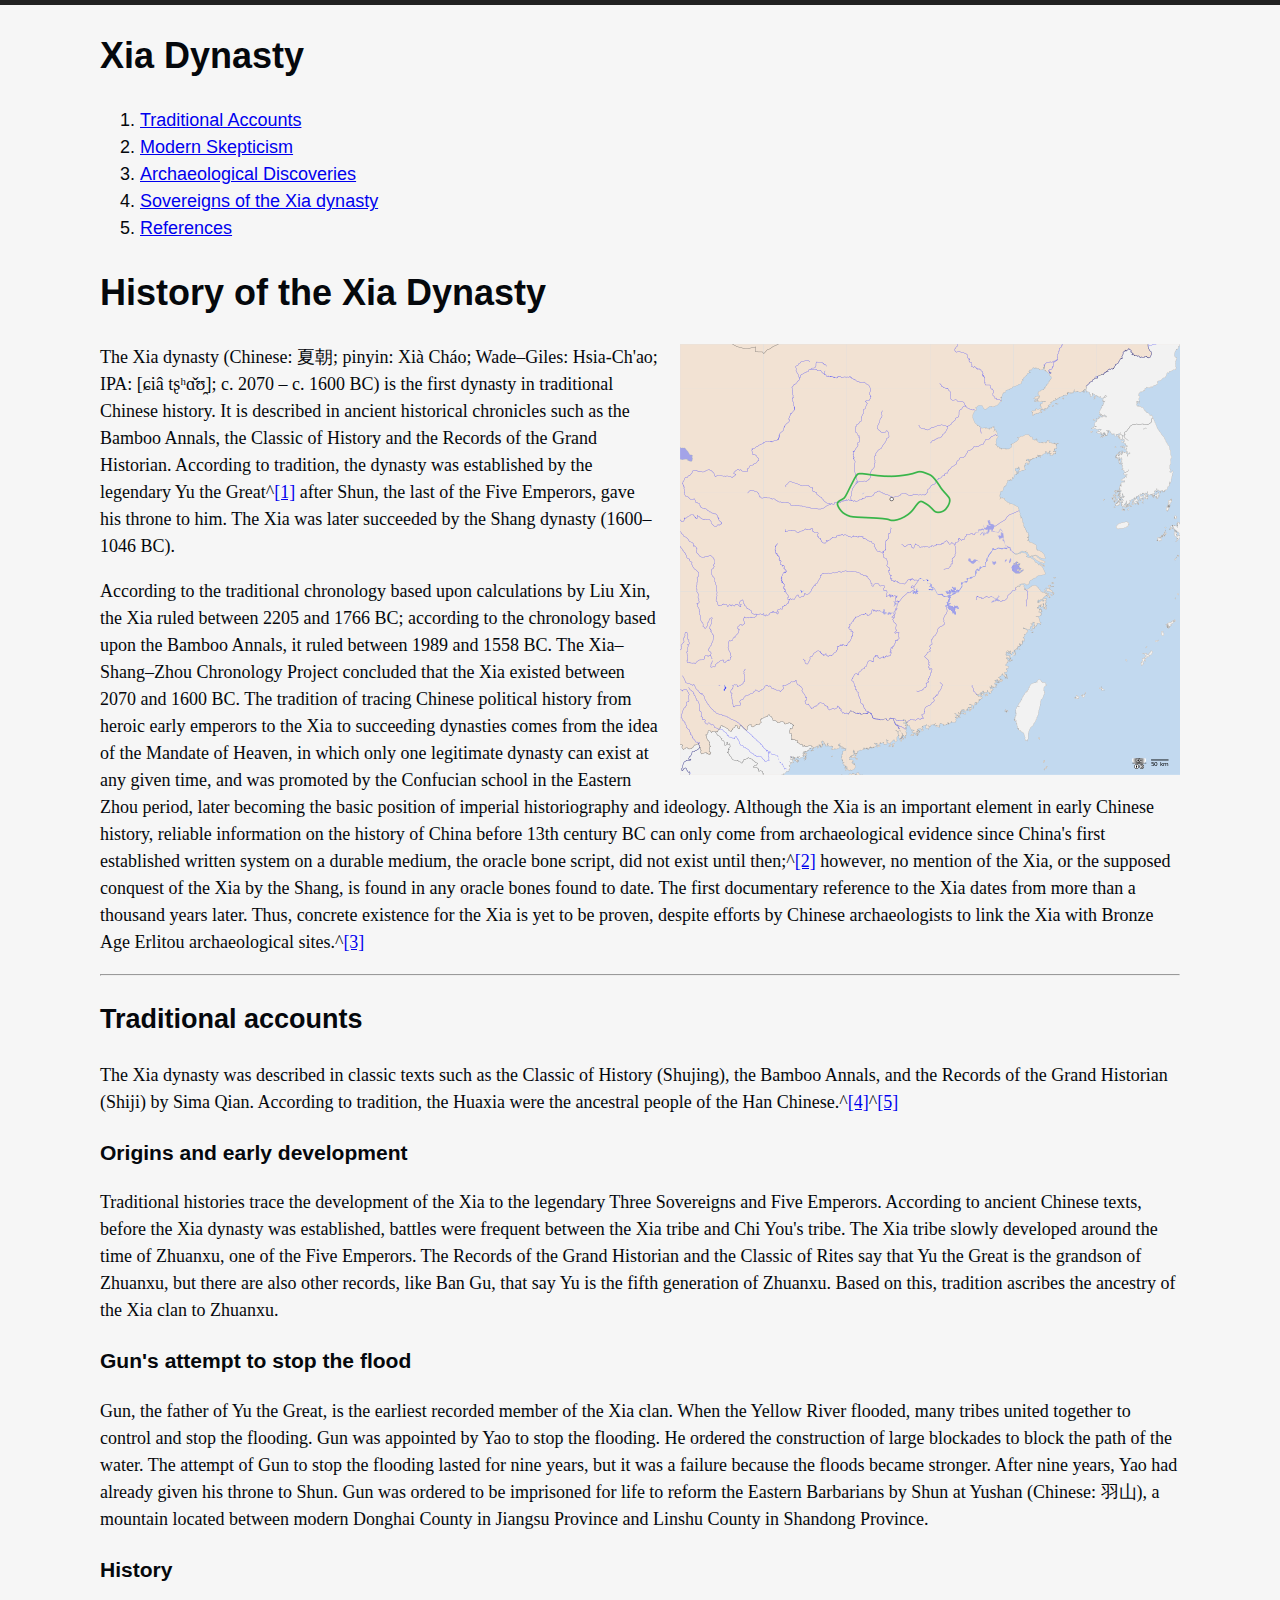
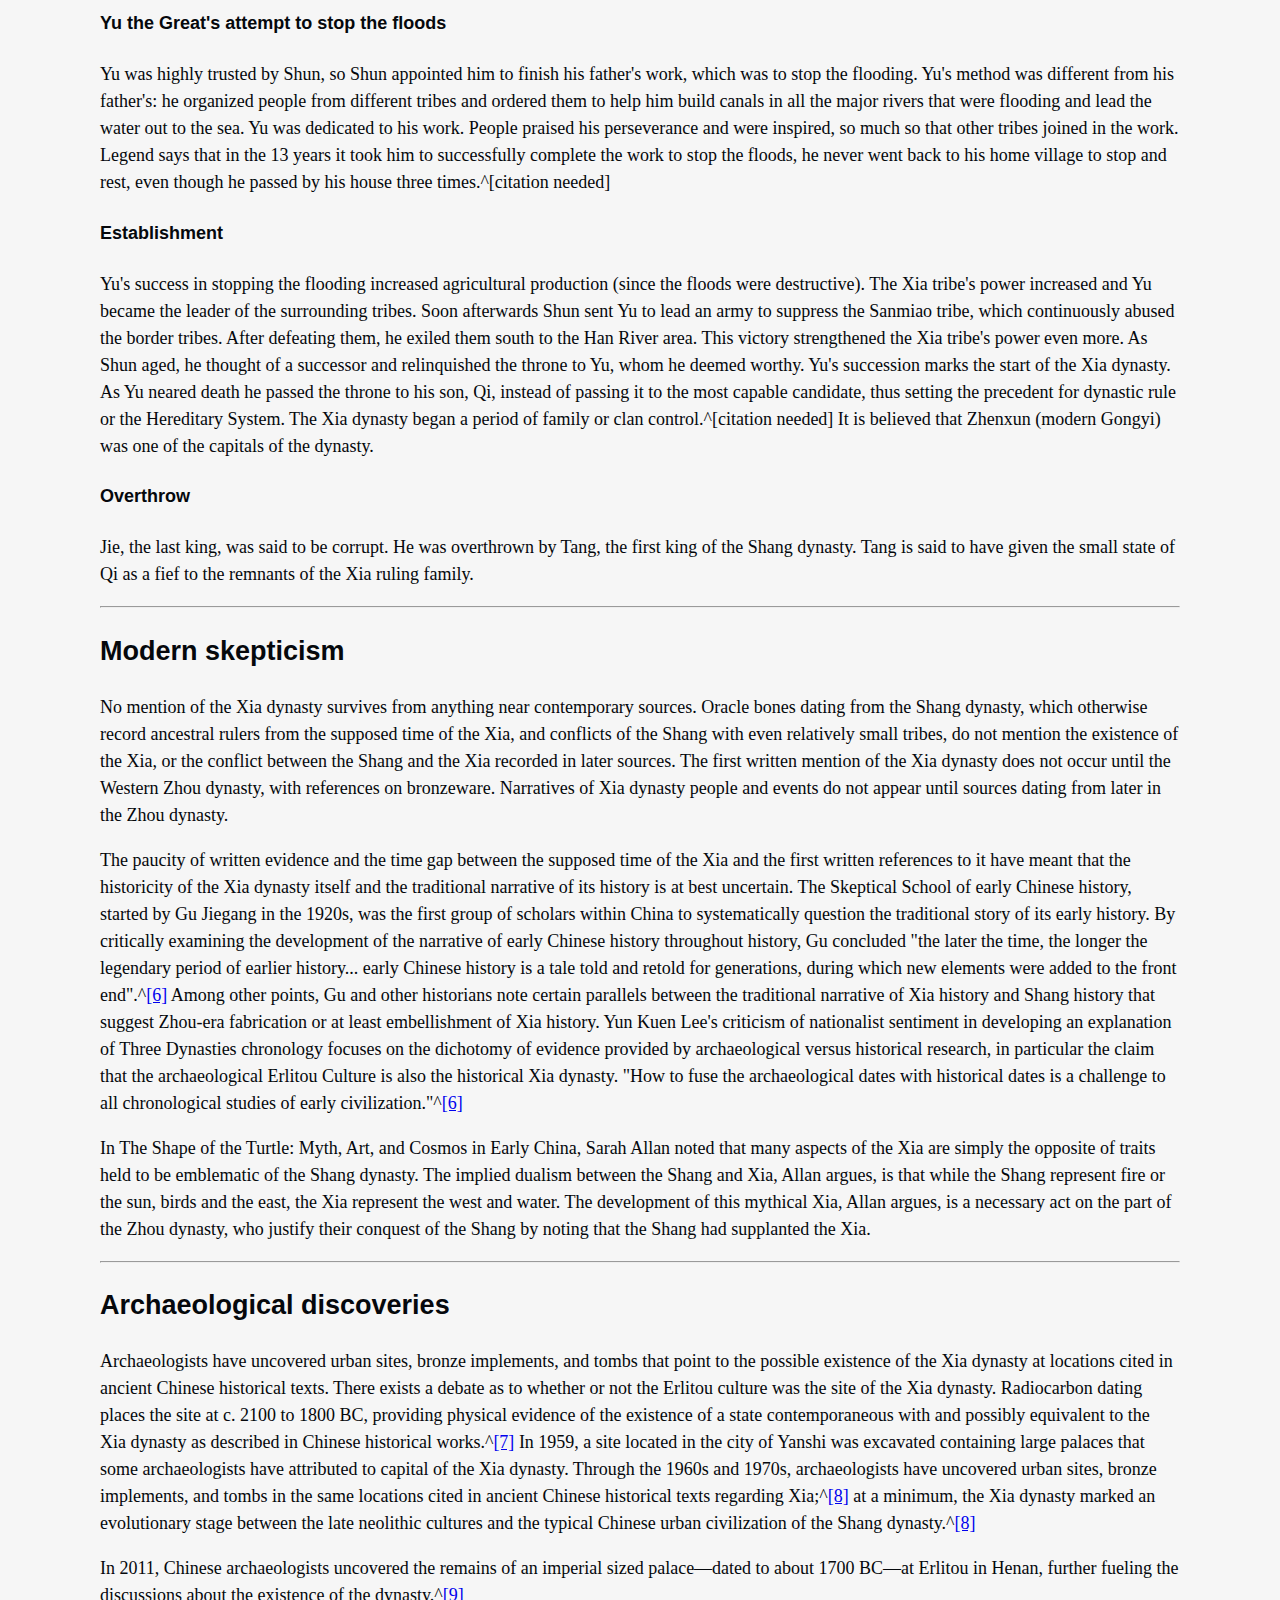
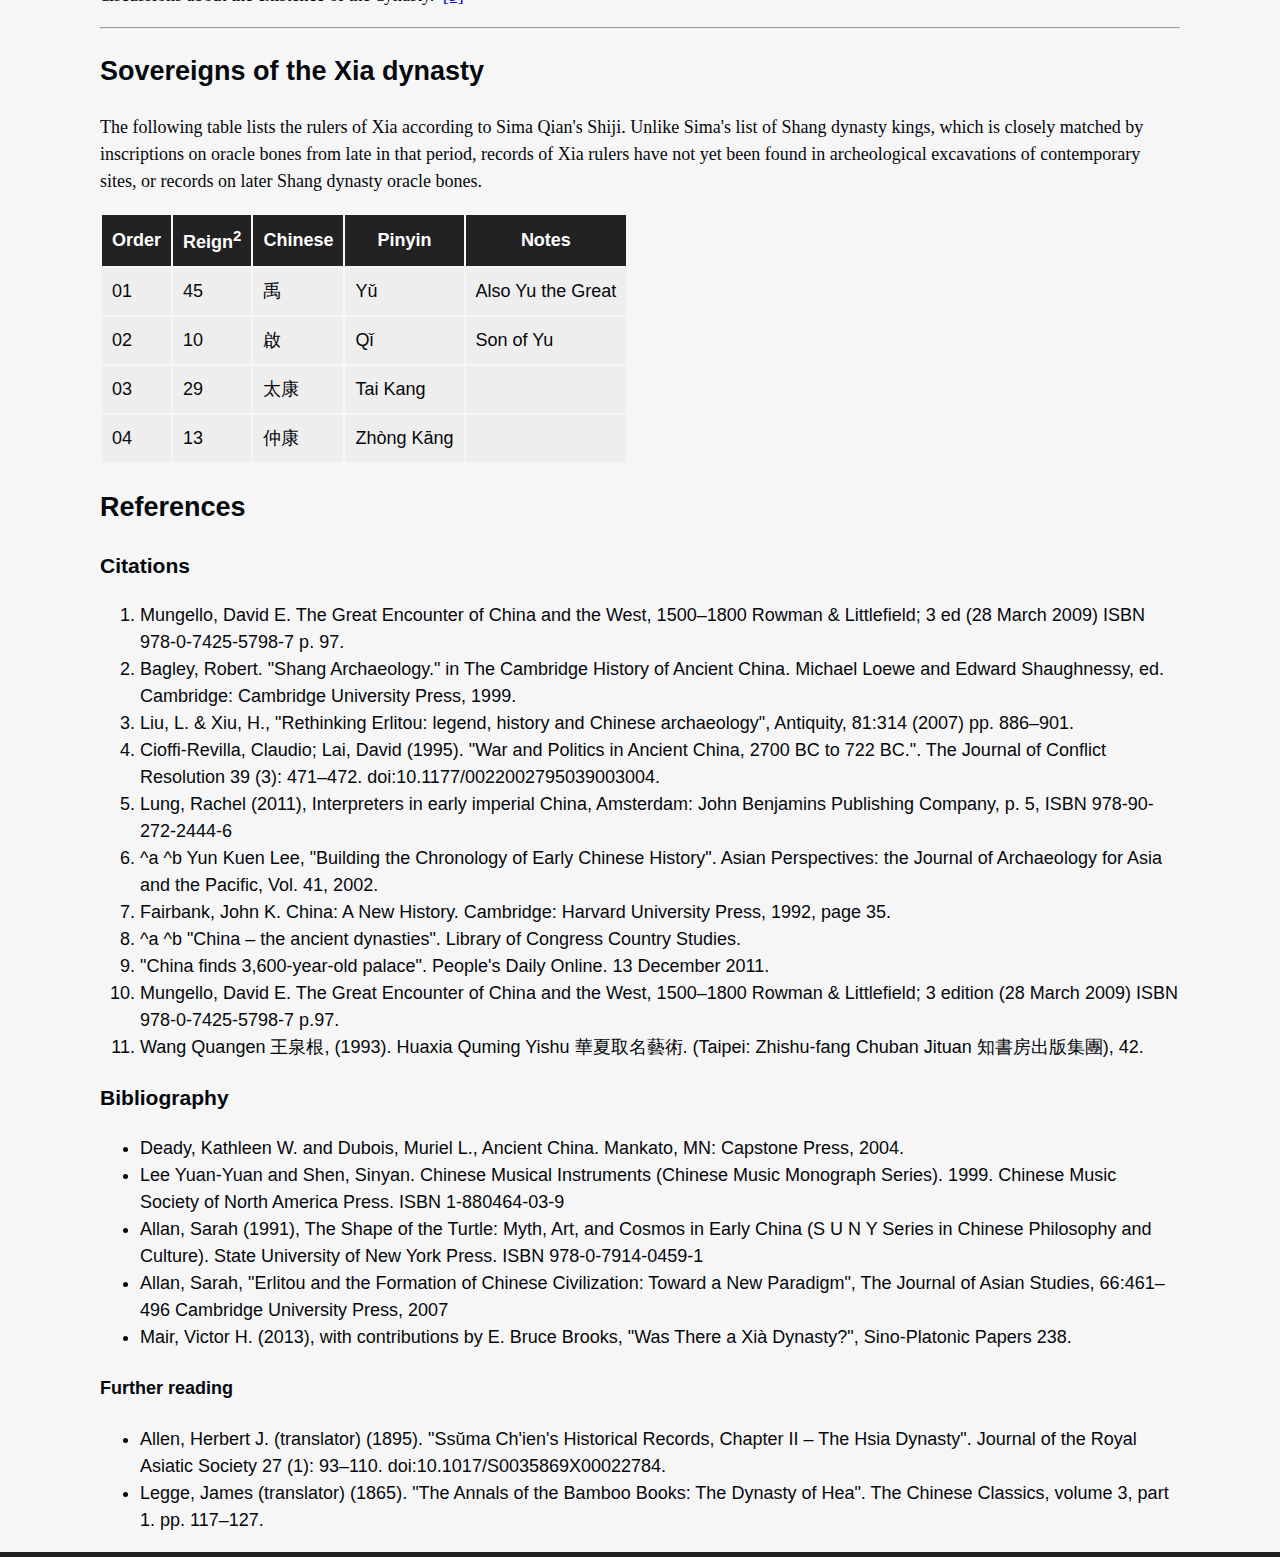
<file: Homework 01/solution/index.html>
<!DOCTYPE html>
<html lang="en">
<head>
    <meta charset="utf-8">
    <meta name="description" content="Xia Dynasty summary">

    <title>Xia Dynasty</title>

    <!-- external CSS link -->

    <link rel="stylesheet" href="css/style.css">

</head>
<body>

  <header>
    <h1>Xia Dynasty</h1>

    <nav>
      <ol>
        <li><a href="#accounts">Traditional Accounts</a></li>
        <li><a href="#skepticism">Modern Skepticism</a></li>
        <li><a href="#discoveries">Archaeological Discoveries</a></li>
        <li><a href="#sovereigns">Sovereigns of the Xia dynasty</a></li>
        <li><a href="#references">References</a></li>
      </ol>
    </nav>
    </header>

  <article>
    <h1>History of the Xia Dynasty</h1>

    <p><img src="images/xia_dynasty.png" alt="Xia Dynasty Map">The Xia dynasty (Chinese: 夏朝; pinyin: Xià Cháo; Wade–Giles: Hsia-Ch'ao; IPA: [ɕiâ tʂʰɑ̌ʊ̯]; c. 2070 – c. 1600 BC) is the first dynasty in traditional Chinese history. It is described in ancient historical chronicles such as the Bamboo Annals, the Classic of History and the Records of the Grand Historian. According to tradition, the dynasty was established by the legendary Yu the Great^<a href="#ref1">[1]</a> after Shun, the last of the Five Emperors, gave his throne to him. The Xia was later succeeded by the Shang dynasty (1600–1046 BC).</p>

    <p>According to the traditional chronology based upon calculations by Liu Xin, the Xia ruled between 2205 and 1766 BC; according to the chronology based upon the Bamboo Annals, it ruled between 1989 and 1558 BC. The Xia–Shang–Zhou Chronology Project concluded that the Xia existed between 2070 and 1600 BC. The tradition of tracing Chinese political history from heroic early emperors to the Xia to succeeding dynasties comes from the idea of the Mandate of Heaven, in which only one legitimate dynasty can exist at any given time, and was promoted by the Confucian school in the Eastern Zhou period, later becoming the basic position of imperial historiography and ideology. Although the Xia is an important element in early Chinese history, reliable information on the history of China before 13th century BC can only come from archaeological evidence since China's first established written system on a durable medium, the oracle bone script, did not exist until then;^<a href="#ref2">[2]</a> however, no mention of the Xia, or the supposed conquest of the Xia by the Shang, is found in any oracle bones found to date. The first documentary reference to the Xia dates from more than a thousand years later. Thus, concrete existence for the Xia is yet to be proven, despite efforts by Chinese archaeologists to link the Xia with Bronze Age Erlitou archaeological sites.^<a href="#ref3">[3]</a></p>

    <hr>

    <h2 id="accounts">Traditional accounts</h2>

    <p>The Xia dynasty was described in classic texts such as the Classic of History (Shujing), the Bamboo Annals, and the Records of the Grand Historian (Shiji) by Sima Qian. According to tradition, the Huaxia were the ancestral people of the Han Chinese.^<a href="#ref4">[4]</a>^<a href="#ref5">[5]</a></p>

    <h3>Origins and early development</h3>

    <p>Traditional histories trace the development of the Xia to the legendary Three Sovereigns and Five Emperors. According to ancient Chinese texts, before the Xia dynasty was established, battles were frequent between the Xia tribe and Chi You's tribe. The Xia tribe slowly developed around the time of Zhuanxu, one of the Five Emperors. The Records of the Grand Historian and the Classic of Rites say that Yu the Great is the grandson of Zhuanxu, but there are also other records, like Ban Gu, that say Yu is the fifth generation of Zhuanxu. Based on this, tradition ascribes the ancestry of the Xia clan to Zhuanxu.</p>

    <h3>Gun's attempt to stop the flood</h3>

    <p>Gun, the father of Yu the Great, is the earliest recorded member of the Xia clan. When the Yellow River flooded, many tribes united together to control and stop the flooding. Gun was appointed by Yao to stop the flooding. He ordered the construction of large blockades to block the path of the water. The attempt of Gun to stop the flooding lasted for nine years, but it was a failure because the floods became stronger. After nine years, Yao had already given his throne to Shun. Gun was ordered to be imprisoned for life to reform the Eastern Barbarians by Shun at Yushan (Chinese: 羽山), a mountain located between modern Donghai County in Jiangsu Province and Linshu County in Shandong Province.</p>

    <h3>History</h3>

    <h4>Yu the Great's attempt to stop the floods</h4>

    <p>Yu was highly trusted by Shun, so Shun appointed him to finish his father's work, which was to stop the flooding. Yu's method was different from his father's: he organized people from different tribes and ordered them to help him build canals in all the major rivers that were flooding and lead the water out to the sea. Yu was dedicated to his work. People praised his perseverance and were inspired, so much so that other tribes joined in the work. Legend says that in the 13 years it took him to successfully complete the work to stop the floods, he never went back to his home village to stop and rest, even though he passed by his house three times.^[citation needed]</p>

    <h4>Establishment</h4>

    <p>Yu's success in stopping the flooding increased agricultural production (since the floods were destructive). The Xia tribe's power increased and Yu became the leader of the surrounding tribes. Soon afterwards Shun sent Yu to lead an army to suppress the Sanmiao tribe, which continuously abused the border tribes. After defeating them, he exiled them south to the Han River area. This victory strengthened the Xia tribe's power even more. As Shun aged, he thought of a successor and relinquished the throne to Yu, whom he deemed worthy. Yu's succession marks the start of the Xia dynasty. As Yu neared death he passed the throne to his son, Qi, instead of passing it to the most capable candidate, thus setting the precedent for dynastic rule or the Hereditary System. The Xia dynasty began a period of family or clan control.^[citation needed] It is believed that Zhenxun (modern Gongyi) was one of the capitals of the dynasty.</p>

    <h4>Overthrow</h4>

    <p>Jie, the last king, was said to be corrupt. He was overthrown by Tang, the first king of the Shang dynasty. Tang is said to have given the small state of Qi as a fief to the remnants of the Xia ruling family.</p>

    <hr>

    <h2 id="skepticism">Modern skepticism</h2>

    <p>No mention of the Xia dynasty survives from anything near contemporary sources. Oracle bones dating from the Shang dynasty, which otherwise record ancestral rulers from the supposed time of the Xia, and conflicts of the Shang with even relatively small tribes, do not mention the existence of the Xia, or the conflict between the Shang and the Xia recorded in later sources. The first written mention of the Xia dynasty does not occur until the Western Zhou dynasty, with references on bronzeware. Narratives of Xia dynasty people and events do not appear until sources dating from later in the Zhou dynasty.</p>

    <p>The paucity of written evidence and the time gap between the supposed time of the Xia and the first written references to it have meant that the historicity of the Xia dynasty itself and the traditional narrative of its history is at best uncertain. The Skeptical School of early Chinese history, started by Gu Jiegang in the 1920s, was the first group of scholars within China to systematically question the traditional story of its early history. By critically examining the development of the narrative of early Chinese history throughout history, Gu concluded "the later the time, the longer the legendary period of earlier history... early Chinese history is a tale told and retold for generations, during which new elements were added to the front end".^<a href="#ref6">[6]</a> Among other points, Gu and other historians note certain parallels between the traditional narrative of Xia history and Shang history that suggest Zhou-era fabrication or at least embellishment of Xia history. Yun Kuen Lee's criticism of nationalist sentiment in developing an explanation of Three Dynasties chronology focuses on the dichotomy of evidence provided by archaeological versus historical research, in particular the claim that the archaeological Erlitou Culture is also the historical Xia dynasty. "How to fuse the archaeological dates with historical dates is a challenge to all chronological studies of early civilization."^<a href="#ref6">[6]</a></p>

    <p>In The Shape of the Turtle: Myth, Art, and Cosmos in Early China, Sarah Allan noted that many aspects of the Xia are simply the opposite of traits held to be emblematic of the Shang dynasty. The implied dualism between the Shang and Xia, Allan argues, is that while the Shang represent fire or the sun, birds and the east, the Xia represent the west and water. The development of this mythical Xia, Allan argues, is a necessary act on the part of the Zhou dynasty, who justify their conquest of the Shang by noting that the Shang had supplanted the Xia.</p>

    <hr>

    <h2 id="discoveries">Archaeological discoveries</h2>

    <p>Archaeologists have uncovered urban sites, bronze implements, and tombs that point to the possible existence of the Xia dynasty at locations cited in ancient Chinese historical texts. There exists a debate as to whether or not the Erlitou culture was the site of the Xia dynasty. Radiocarbon dating places the site at c. 2100 to 1800 BC, providing physical evidence of the existence of a state contemporaneous with and possibly equivalent to the Xia dynasty as described in Chinese historical works.^<a href="#ref7">[7]</a> In 1959, a site located in the city of Yanshi was excavated containing large palaces that some archaeologists have attributed to capital of the Xia dynasty. Through the 1960s and 1970s, archaeologists have uncovered urban sites, bronze implements, and tombs in the same locations cited in ancient Chinese historical texts regarding Xia;^<a href="#ref8">[8]</a> at a minimum, the Xia dynasty marked an evolutionary stage between the late neolithic cultures and the typical Chinese urban civilization of the Shang dynasty.^<a href="#ref8">[8]</a></p>

    <p>In 2011, Chinese archaeologists uncovered the remains of an imperial sized palace—dated to about 1700 BC—at Erlitou in Henan, further fueling the discussions about the existence of the dynasty.^<a href="#ref9">[9]</a></p>

    <hr>

    <h2 id="sovereigns">Sovereigns of the Xia dynasty</h2>

    <p>The following table lists the rulers of Xia according to Sima Qian's Shiji. Unlike Sima's list of Shang dynasty kings, which is closely matched by inscriptions on oracle bones from late in that period, records of Xia rulers have not yet been found in archeological excavations of contemporary sites, or records on later Shang dynasty oracle bones.</p>

    <table>
        <tr>
            <th>Order</th>
            <th>Reign<sup>2</sup></th>
            <th>Chinese</th>
            <th>Pinyin</th>
            <th>Notes</th>
        </tr>
        <tr>
            <td>01</td>
            <td>45</td>
            <td>禹</td>
            <td>Yǔ</td>
            <td>Also Yu the Great</td>
        </tr>
        <tr>
            <td>02</td>
            <td>10</td>
            <td>啟</td>
            <td>Qǐ</td>
            <td>Son of Yu</td>
        </tr>
        <tr>
            <td>03</td>
            <td>29</td>
            <td>太康</td>
            <td>Tai Kang</td>
            <td>&nbsp;</td>
        </tr>
        <tr>
            <td>04</td>
            <td>13</td>
            <td>仲康</td>
            <td>Zhòng Kāng</td>
            <td>&nbsp;</td>
        </tr>
    </table>

    <h2 id="references">References</h2>

    <h3>Citations</h3>

    <ol>
        <li id="ref1">Mungello, David E. The Great Encounter of China and the West, 1500–1800 Rowman & Littlefield; 3 ed (28 March 2009) ISBN 978-0-7425-5798-7 p. 97.</li>
        <li id="ref2">Bagley, Robert. "Shang Archaeology." in The Cambridge History of Ancient China. Michael Loewe and Edward Shaughnessy, ed. Cambridge: Cambridge University Press, 1999.</li>
        <li id="ref3">Liu, L. & Xiu, H., "Rethinking Erlitou: legend, history and Chinese archaeology", Antiquity, 81:314 (2007) pp. 886–901.</li>
        <li id="ref4">Cioffi-Revilla, Claudio; Lai, David (1995). "War and Politics in Ancient China, 2700 BC to 722 BC.". The Journal of Conflict Resolution 39 (3): 471–472. doi:10.1177/0022002795039003004.</li>
        <li id="ref5">Lung, Rachel (2011), Interpreters in early imperial China, Amsterdam: John Benjamins Publishing Company, p. 5, ISBN 978-90-272-2444-6</li>
        <li id="ref6">^a ^b Yun Kuen Lee, "Building the Chronology of Early Chinese History". Asian Perspectives: the Journal of Archaeology for Asia and the Pacific, Vol. 41, 2002.</li>
        <li id="ref7">Fairbank, John K. China: A New History. Cambridge: Harvard University Press, 1992, page 35.</li>
        <li id="ref8">^a ^b "China – the ancient dynasties". Library of Congress Country Studies.</li>
        <li id="ref9">"China finds 3,600-year-old palace". People's Daily Online. 13 December 2011.</li>
        <li id="ref10">Mungello, David E. The Great Encounter of China and the West, 1500–1800 Rowman & Littlefield; 3 edition (28 March 2009) ISBN 978-0-7425-5798-7 p.97.</li>
        <li id="ref11">Wang Quangen 王泉根, (1993). Huaxia Quming Yishu 華夏取名藝術. (Taipei: Zhishu-fang Chuban Jituan 知書房出版集團), 42.</li>
    </ol>

    <h3>Bibliography</h3>

    <ul>
        <li>Deady, Kathleen W. and Dubois, Muriel L., Ancient China. Mankato, MN: Capstone Press, 2004.</li>
        <li>Lee Yuan-Yuan and Shen, Sinyan. Chinese Musical Instruments (Chinese Music Monograph Series). 1999. Chinese Music Society of North America Press. ISBN 1-880464-03-9</li>
        <li>Allan, Sarah (1991), The Shape of the Turtle: Myth, Art, and Cosmos in Early China (S U N Y Series in Chinese Philosophy and Culture). State University of New York Press. ISBN 978-0-7914-0459-1</li>
        <li>Allan, Sarah, "Erlitou and the Formation of Chinese Civilization: Toward a New Paradigm", The Journal of Asian Studies, 66:461–496 Cambridge University Press, 2007</li>
        <li>Mair, Victor H. (2013), with contributions by E. Bruce Brooks, "Was There a Xià Dynasty?", Sino-Platonic Papers 238.</li>
    </ul>

    <h4>Further reading</h4>

    <ul>
      <li>Allen, Herbert J. (translator) (1895). "Ssŭma Ch'ien's Historical Records, Chapter II – The Hsia Dynasty". Journal of the Royal Asiatic Society 27 (1): 93–110. doi:10.1017/S0035869X00022784.</li>
      <li>Legge, James (translator) (1865). "The Annals of the Bamboo Books: The Dynasty of Hea". The Chinese Classics, volume 3, part 1. pp. 117–127.</li>
    </ul>

  </article>

</body>
</html>
</file>
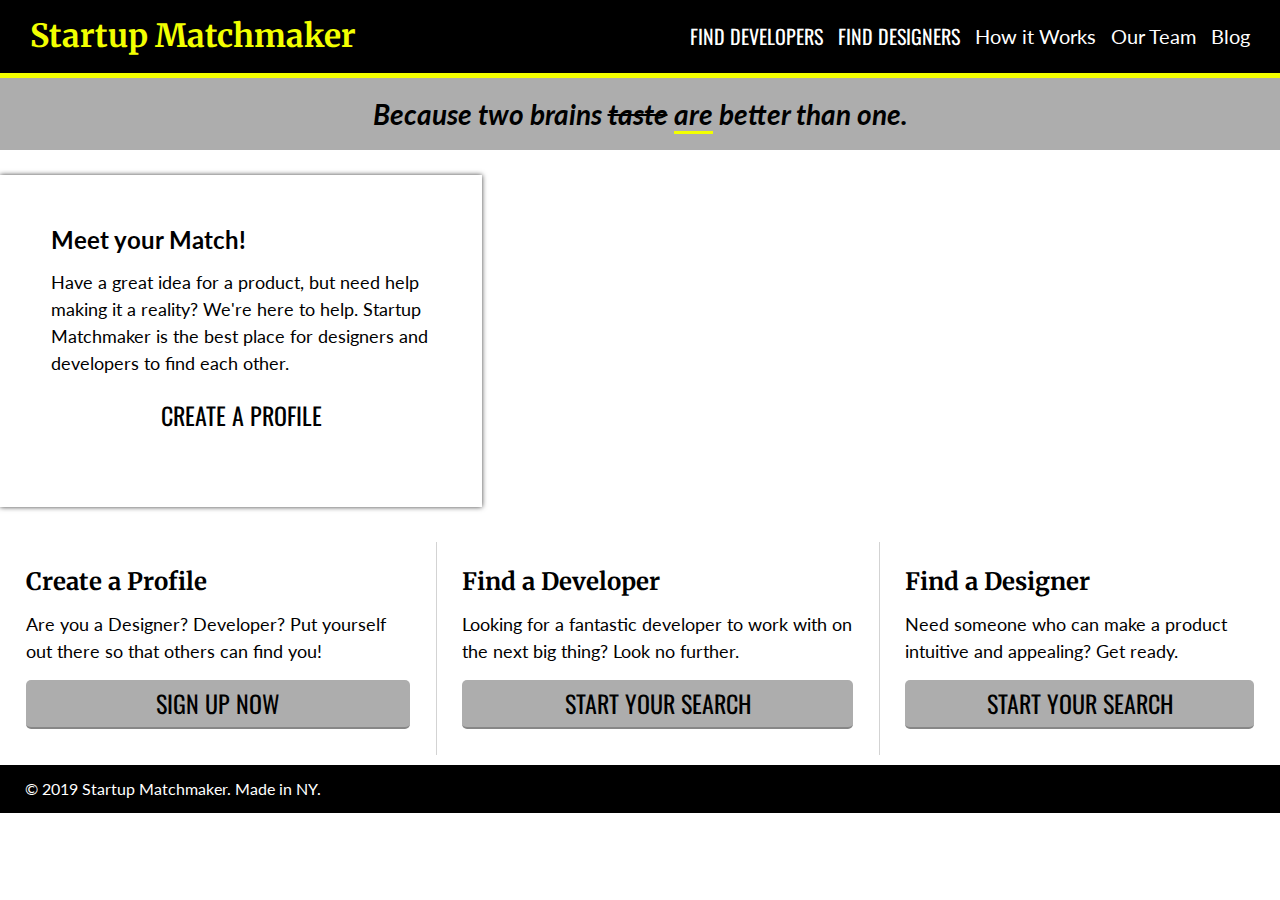
<file: Homework 02/solution_code/index.html>
<!DOCTYPE html>
<html lang="en">
  <head>
    <meta charset="utf-8">
    <meta http-equiv="x-ua-compatible" content="ie=edge">
    <title>Matchmaker Site</title>
    <meta name="description" content="Startup Matchmaker Site for GA">

    <!-- Why are these in this order folks? -->
    <link rel="stylesheet" href="css/normalize.css">
    <link href="https://fonts.googleapis.com/css?family=Lato:400,400i|Merriweather|Oswald" rel="stylesheet">
    <link rel="stylesheet" href="css/style.css">
  </head>
  <body>
    <!-- Note how the code is indented and is very readable -->
    <header class="site_header">
      <div class="logo">
        <!-- Why am I using these font classes everywhere? hint: Bootstrap is coming.. -->
        <h1><a href="">Startup Matchmaker</a></h1>
      </div>
      <nav class="main-nav">
        <ul>
          <li class="main-nav-item main-nav-item-featured"><a href="">Find Developers</a></li>
          <li class="main-nav-item main-nav-item-featured"><a href="">Find Designers</a></li>
          <li class="main-nav-item "><a href="">How it Works</a></li>
          <li class="main-nav-item "><a href="">Our Team</a></li>
          <li class="main-nav-item"><a href="">Blog</a></li>
        </ul>

      </nav>
    </header>
    <aside class="secondary-text">
      <p>Because two brains <span class="strikeout">taste</span> <span class="underline">are</span> better than one.</p>
    </aside>
    <section class="hero-area">
      <div class="inset-div">
        <h2>Meet your Match!</h2>
        <p>Have a great idea for a product, but need help making it a reality? We're here to help. Startup Matchmaker is the best place for designers and developers to find each other.</p>
        <a href="#" class="cta main-cta">Create a profile</a>
      </div>
    </section>
    <section class="three-wide">
      <article class="third-container featured-block">
        <h1>Create a Profile</h1>
        <p>Are you a Designer? Developer? Put yourself out there so that others can find you!</p>
        <a href="#" class="cta">Sign up now</a>
      </article>
      <article class="third-container featured-block">
        <h1>Find a Developer</h1>
        <p>Looking for a fantastic developer to work with on the next big thing? Look no further.</p>
        <a href="#" class="cta">Start Your Search</a>
      </article>
      <article class="third-container featured-block">
        <h1>Find a Designer</h1>
        <p>Need someone who can make a product intuitive and appealing? Get ready.</p>
        <a href="#" class="cta">Start Your Search</a>
      </article>
    </section>
    <footer class="site-footer">
      &copy; 2019 Startup Matchmaker. Made in NY.
    </footer>
  </body>
</html>
</file>
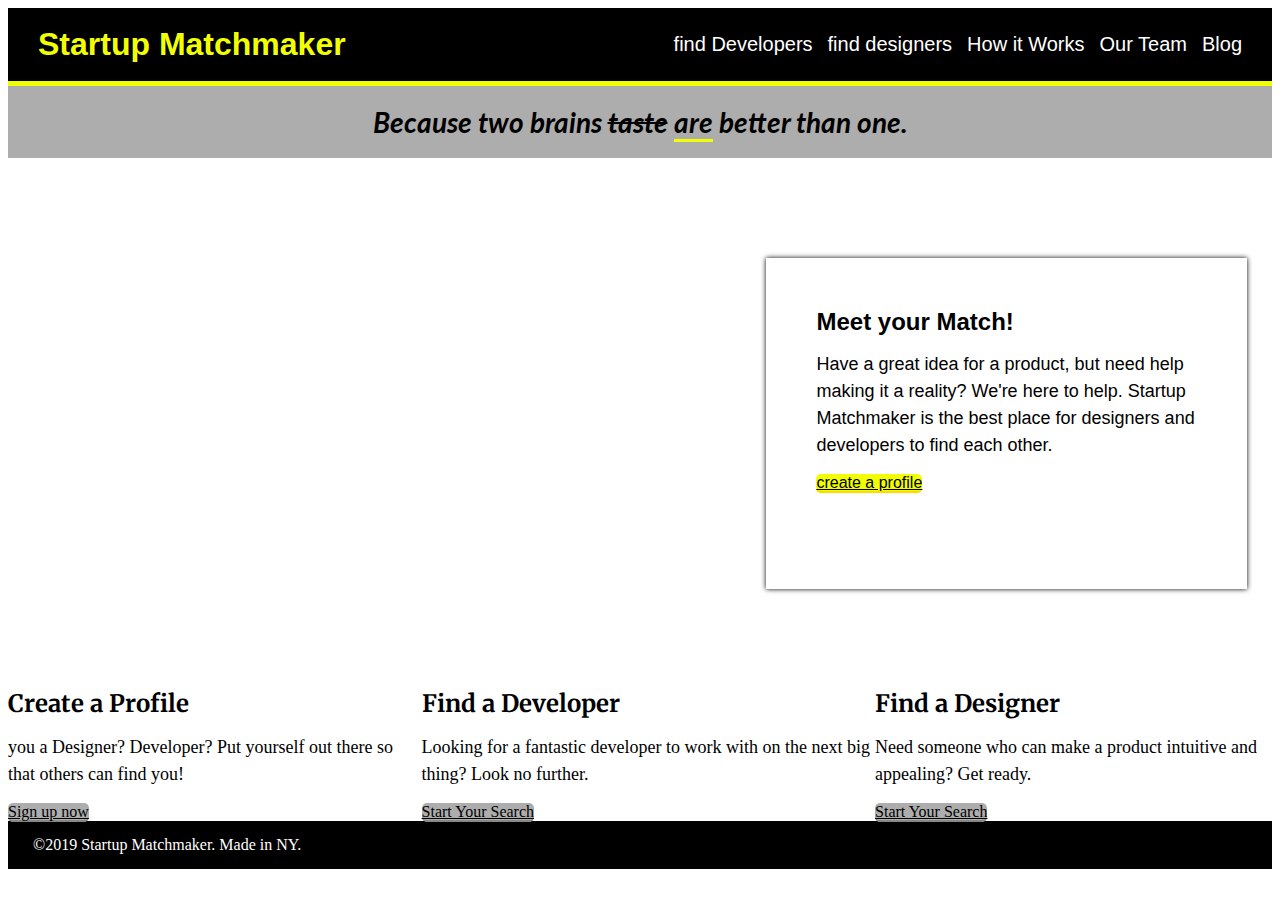
<file: Homework 02/starter_code/index.html>
<html class="no-js" lang="en">
    <head>
        <meta charset="utf-8">
        <meta http-equiv="x-ua-compatible" content="ie=edge">
        <title>Matchmaker Site</title>
        <meta name="description" content="Startup Matchmaker">
        <meta name="viewport" content="width=device-width, initial-scale=1">
      
      <!-- Google font, you'll learn how to use this soon-->
      <link rel="stylesheet" href="style.css">
      <link href="https://fonts.googleapis.com/css?family=Lato:400,400i|Merriweather|Oswald" rel="stylesheet">
    </head>
    <body>
<!-- Put your glorious code here -->
<header class="site_header">
<div class="logo">

<h1><a href="">Startup Matchmaker</a></h1>
</div>
<nav class="main-nav">

<ul>

<li class="main-nav-item main-nav-item-featured" ><a href="">find Developers</a> </li>
<li class="main-nav-item main-nav-item-featured"><a href="">find designers</a></li> 
<li class="main-nav-item"><a href=""> How it Works</a></li> 
<li class="main-nav-item"><a href="" >Our Team </a> 
<li class="main-nav-item"><a href=""> Blog</a> </li>

</ul>   
</nav>
</header>
<aside class="secondary-text">
<p>Because two brains <span class="strikeout">taste</span> <span class="underline">are</span> better than one.</p>
</aside>
<section class=" standout_area">
<div class="insert-div">
        <h2>Meet your Match!</h2>
            <p>Have a great idea for a product, but need help making it a reality? We're here to help. Startup Matchmaker is the best place for designers and developers to find each other.</p>

<a href="#" class=" cta main-cta">create a profile</a>
</div>
</section>
    
<section class="three-column">
    <article class="third-container featured-block">

  <h1>Create a Profile</h1>
   <p> you a Designer? Developer? Put yourself out there so that others can find you!</p>
    <a href="#" class="cta"> Sign up now</a> 
</article>

<article class="third container featured-block">
<h1>Find a Developer</h1>
<p>Looking for a fantastic developer to work with on the next big thing? Look no further.</p>
    <a href="#" class="cta"> Start Your Search</a>
</article> 

<article class="third container featured-block">
<h1>Find a Designer</h1>
<p>Need someone who can make a product intuitive and appealing? Get ready.</p>
<a href="#" class="cta">Start Your Search</a>    
</article>
</section>

<footer class="site-footer">
&copy;2019 Startup Matchmaker. Made in NY.
</footer>
</section>


</body>

</html>
</file>
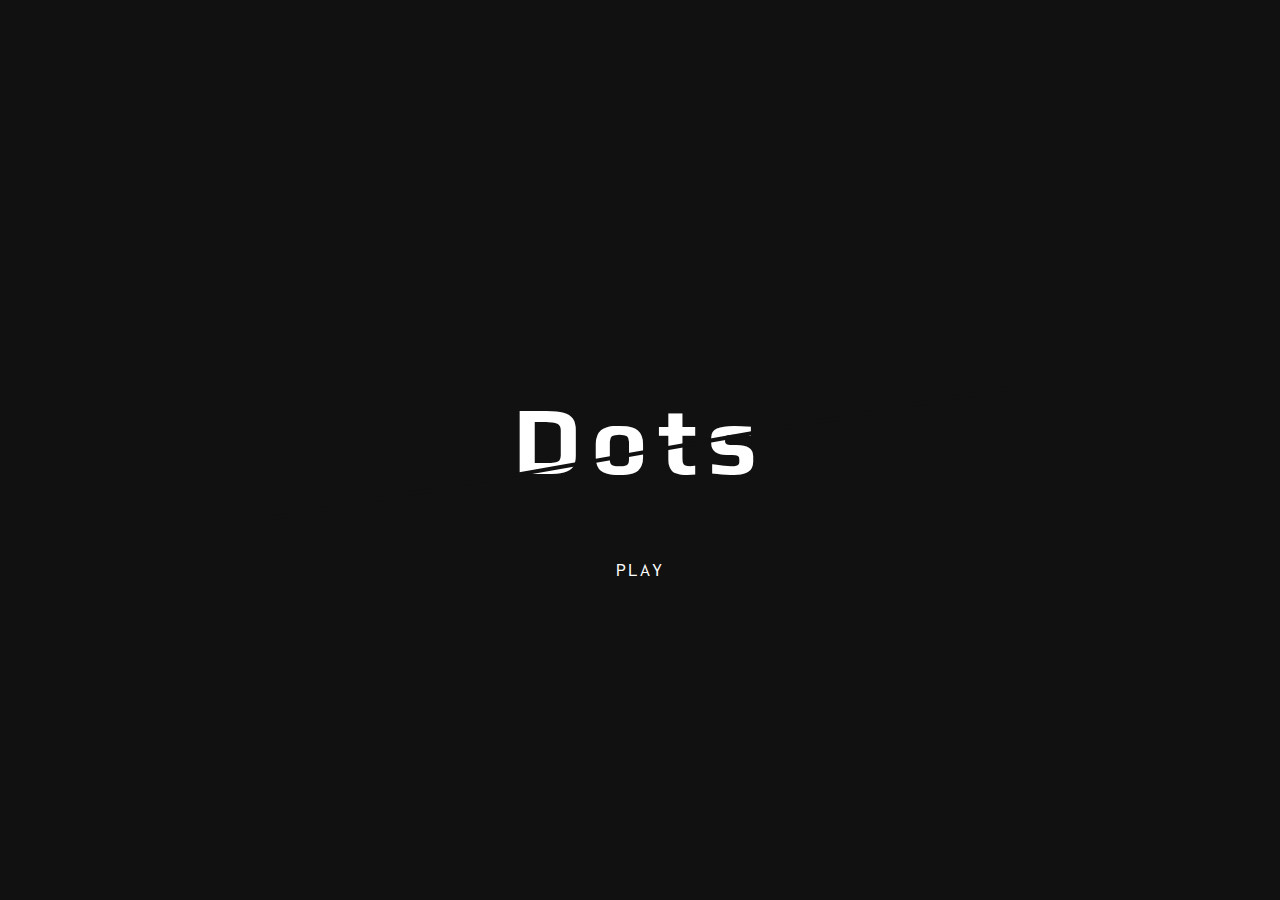
<file: Homework 04/solution_code/index.html>
<!DOCTYPE html>
<html>
  <head>
    <meta charset="UTF-8" />
    <meta name="viewport" content="width=device-width" />
    <link href="https://fonts.googleapis.com/css?family=Inconsolata:700|Play" rel="stylesheet">
    <link rel="stylesheet" href="style.css" >
    <title>Dots</title>
  </head>
  <body class="homepage">

    <main>
      <div class="outer-container">
        <h1 class="title--xl-large">Dots</h1>
        <a class="btn" href="level-one.html">Play</a>
      </div>
    </main>

  </body>
</html>
</file>
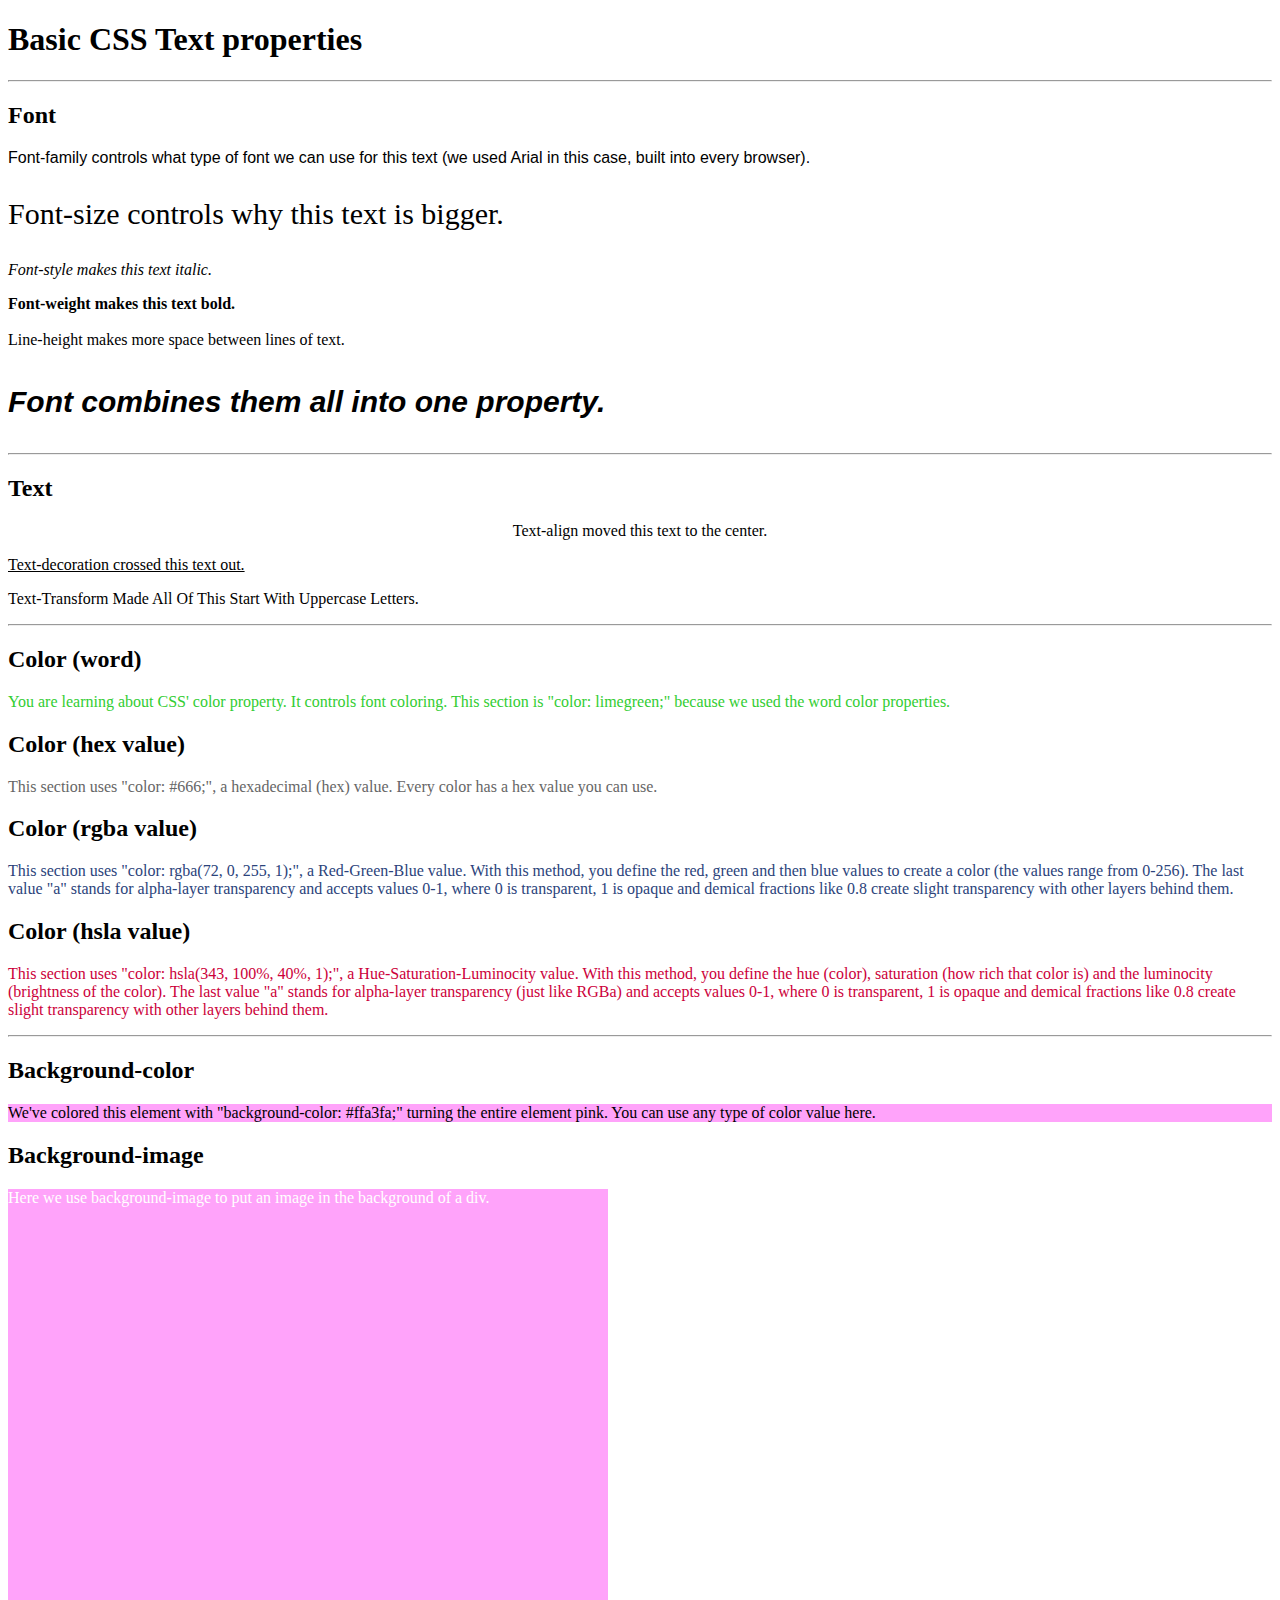
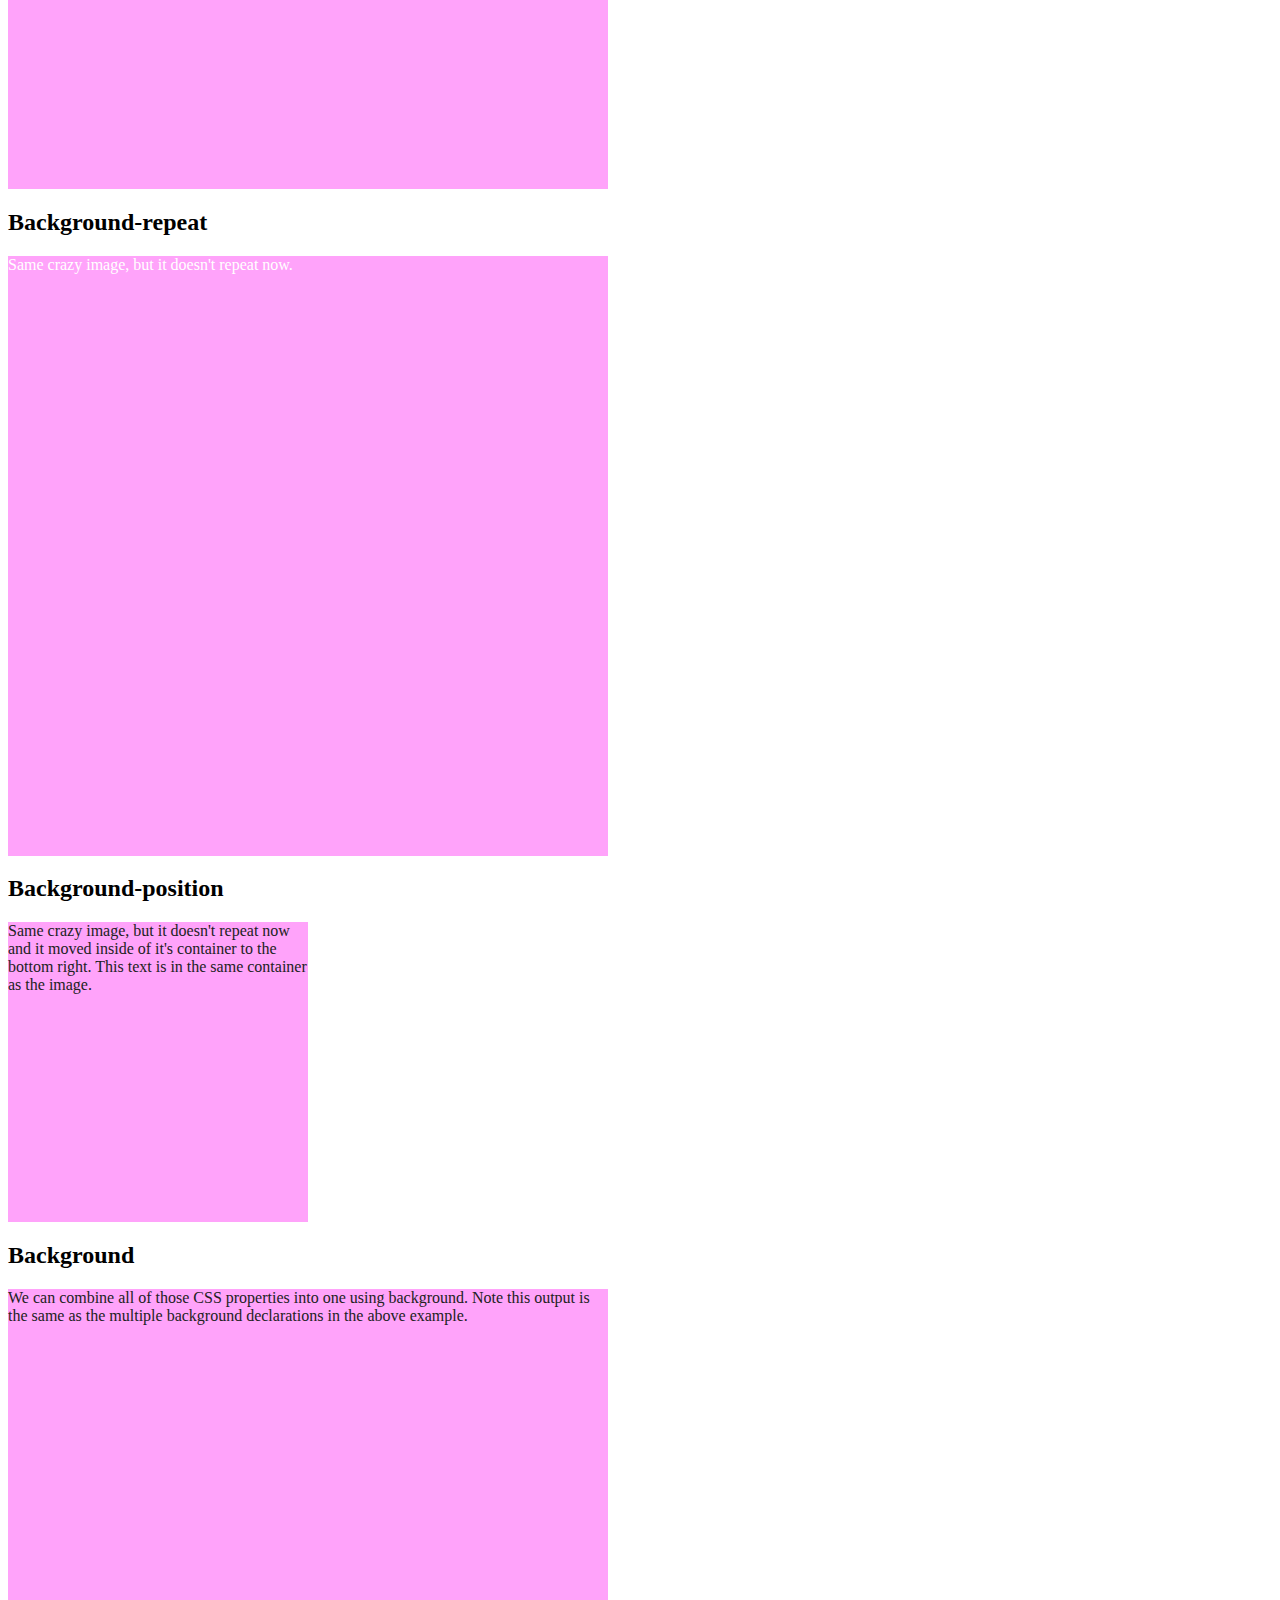
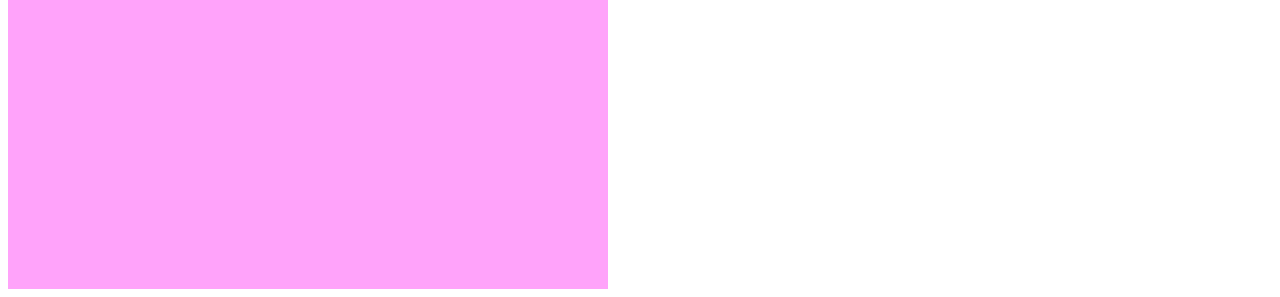
<file: Lesson 02/03_css_properties/index.html>
<!DOCTYPE html>
<html lang="en" >
<head>
  <meta charset="UTF-8">
  <title>CSS Basics Reference</title>
  <link rel="stylesheet" href="style.css">

</head>
<body>
<h1>Basic CSS Text properties</h1>
<hr>
<div class="sample">
  <h2>Font</h2>
  <p class="sample-font-family">Font-family controls what type of font we can use for this text (we used Arial in this case, built into every browser).</p>
  <p class="sample-font-size">Font-size controls why this text is bigger.</p>
  <p class="sample-font-style">Font-style makes this text italic.</p>
  <p class="sample-font-weight">Font-weight makes this text bold.</p>
  <p class="sample-line-height">Line-height makes more space between lines of text.</p>
  <p class="sample-font">Font combines them all into one property.</p>
</div>
<hr>
<section class="sample">
  <h2>Text</h2>
  <p class="sample-text-align">Text-align moved this text to the center.</p>
  <p class="sample-text-decoration">Text-decoration crossed this text out.</p>
  <p class="sample-text-transform">text-transform made all of this start with uppercase letters.</p>
</section>
<hr>
<section class="sample">
  <h2>Color (word)</h2>
  <p class="sample-01">You are learning about CSS' color property. It controls font coloring. This section is "color: limegreen;" because we used the word color properties.</p>
</section>
<section class="sample">
  <h2>Color (hex value)</h2>
  <p class="sample-02">This section uses "color: #666;", a hexadecimal (hex) value. Every color has a hex value you can use.</p>
</section>
<section class="sample">
  <h2>Color (rgba value)</h2>
  <p class="sample-03">This section uses "color: rgba(72, 0, 255, 1);", a Red-Green-Blue value. With this method, you define the red, green and then blue values to create a color (the values range from 0-256). The last value "a" stands for alpha-layer transparency and accepts values 0-1, where 0 is transparent, 1 is opaque and demical fractions like 0.8 create slight transparency with other layers behind them.
</section>
<section class="sample">
  <h2>Color (hsla value)</h2>
  <p class="sample-04">This section uses "color: hsla(343, 100%, 40%, 1);", a Hue-Saturation-Luminocity value. With this method, you define the hue (color), saturation (how rich that color is) and the luminocity (brightness of the color). The last value "a" stands for alpha-layer transparency (just like RGBa) and accepts values 0-1, where 0 is transparent, 1 is opaque and demical fractions like 0.8 create slight transparency with other layers behind them.
</section>
<hr>
<section class="sample">
  <h2>Background-color</h2>
  <div class="sample-05">We've colored this element with "background-color: #ffa3fa;" turning the entire element pink. You can use any type of color value here.</div>
</section>
<section class="sample">
  <h2>Background-image</h2>
  <div class="sample-06">Here we use background-image to put an image in the background of a div.</div>
</section>
<section class="sample">
  <h2>Background-repeat</h2>
  <div class="sample-07">Same crazy image, but it doesn't repeat now.</div>
</section>
<section class="sample">
  <h2>Background-position</h2>
  <div class="sample-08">Same crazy image, but it doesn't repeat now and it moved inside of it's container to the bottom right. This text is in the same container as the image.</div>
</section>
<section class="sample">
  <h2>Background</h2>
  <div class="sample-09">We can combine all of those CSS properties into one using background. Note this output is the same as the multiple background declarations in the above example.</div>
</section>

  
</body>
</html>
</file>
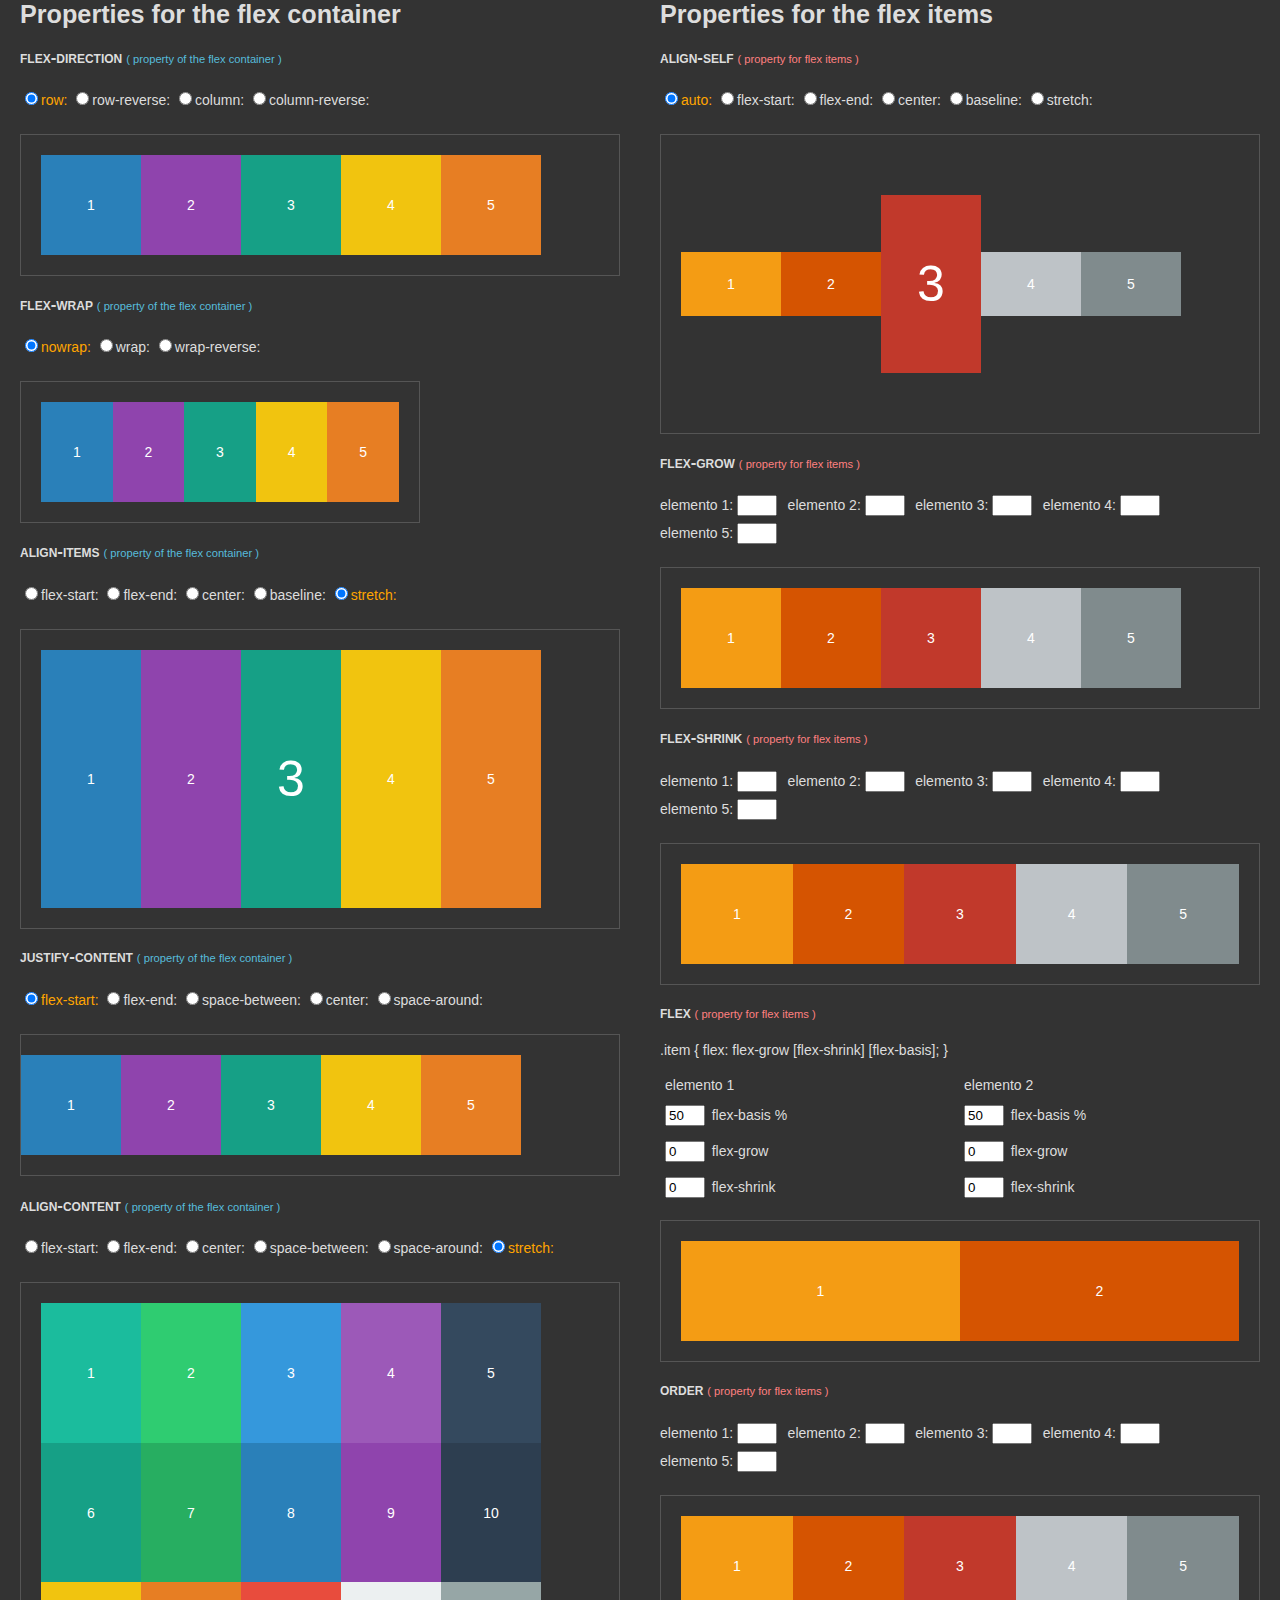
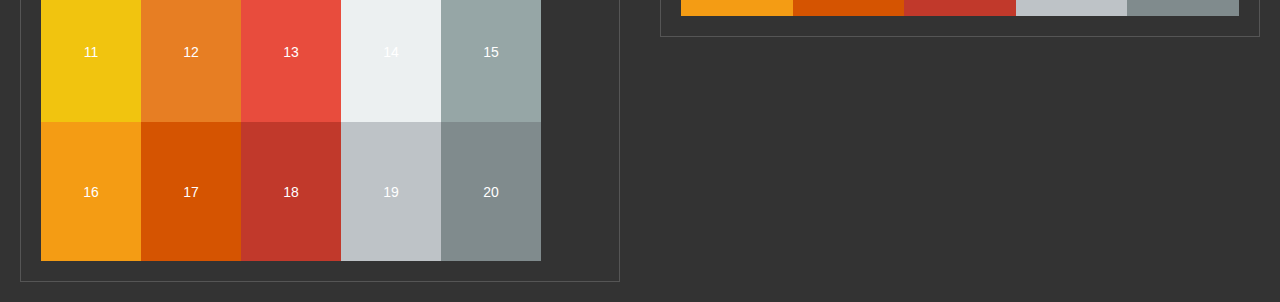
<file: Lesson 04/01_flexbox_demo/index.html>
<!DOCTYPE html>
<html lang="en" >
<head>
  <meta charset="UTF-8">
  <title>CodePen - Flexbox playground</title>
  <link rel="stylesheet" href="./style.css">

</head>
<body>
<!-- partial:index.partial.html -->
<div class="principal">
<h2>Properties for the flex container</h2>
<div class="control">
<h4><a href="http://w3.unpocodetodo.info/css3/flex-direction.php">flex-direction</a> <small>( property of the flex container  )</small></h4><!--flex-direction: row | row-reverse | column | column-reverse;-->
<div class="radio">
<input name="flex-direction" type="radio"  class="flex-direction" id="R11" value="row" checked><label for="R11">row:</label>
<input name="flex-direction"  type="radio" class="flex-direction" id="R12" value="row-reverse"><label for="R12">row-reverse:</label>
<input name="flex-direction"  type="radio" class="flex-direction" id="R13" value="column"><label for="R13">column:</label>
<input name="flex-direction"  type="radio" class="flex-direction" id="R14" value="column-reverse"><label for="R14">column-reverse:</label>
</div></div>
<div class="flex-container" id="direction">
<div class="item" data-color="2a80b9"><p>1</p></div>
<div class="item" data-color="8f44ad"><p>2</p></div>
<div class="item" data-color="16a086"><p>3</p></div>
<div class="item" data-color="f1c40f"><p>4</p></div>
<div class="item" data-color="e77e23"><p>5</p></div>
</div>

<div class="control">
<h4><a href="http://w3.unpocodetodo.info/css3/flex-wrap.php">flex-wrap</a> <small>( property of the flex container  )</small></h4><!--nowrap | wrap | wrap-reverse;-->
<div class="radio">
<input name="flex-wrap" type="radio"  class="flex-wrap" id="R21" value="nowrap" checked><label for="R21">nowrap:</label>
<input name="flex-wrap" type="radio"  class="flex-wrap" id="R22" value="wrap"><label for="R22">wrap:</label>
<input name="flex-wrap" type="radio"  class="flex-wrap" id="R23" value="wrap-reverse"><label for="R23">wrap-reverse:</label>
</div></div>
<div class="flex-container" id="wrap">
<div class="item" data-color="2a80b9"><p>1</p></div>
<div class="item" data-color="8f44ad"><p>2</p></div>
<div class="item" data-color="16a086"><p>3</p></div>
<div class="item" data-color="f1c40f"><p>4</p></div>
<div class="item" data-color="e77e23"><p>5</p></div>
</div>

<div class="control">
<h4><a href="http://w3.unpocodetodo.info/css3/flex-align-items.php">align-items</a> <small>( property of the flex container  )</small></h4><!-- flex-start | flex-end | center | baseline | stretch;-->
<div class="radio">
<input name="flex-align-items" type="radio"  class="flex-align-items" id="R31" value="align-items-start" ><label for="R31">flex-start:</label>
<input name="flex-align-items" type="radio"  class="flex-align-items" id="R32" value="align-items-end"><label for="R32">flex-end:</label>
<input name="flex-align-items" type="radio"  class="flex-align-items" id="R33" value="align-items-center"><label for="R33">center:</label>
<input name="flex-align-items" type="radio"  class="flex-align-items" id="R34" value="align-items-baseline"><label for="R34">baseline:</label>
<input name="flex-align-items" type="radio"  class="flex-align-items" id="R35" value="align-items-stretch" checked><label for="R35">stretch:</label>
</div></div>
<div class="flex-container" id="align">
<div class="item" data-color="2a80b9"><p>1</p></div>
<div class="item" data-color="8f44ad"><p>2</p></div>
<div class="item" data-color="16a086"><p style="font-size:50px;">3</p></div>
<div class="item" data-color="f1c40f"><p>4</p></div>
<div class="item" data-color="e77e23"><p>5</p></div>
</div>


<div class="control">
<h4><a href="http://w3.unpocodetodo.info/css3/flex-justify-content.php">justify-content</a> <small>( property of the flex container )</small></h4> <!--justify-content: flex-start | flex-end | center | space-between | space-around; -->
<div class="radio">
<input name="justify-content" type="radio"  class="justify-content" id="R41" value="justify-start" checked ><label for="R41">flex-start:</label>
<input name="justify-content" type="radio"  class="justify-content" id="R42" value="justify-end" ><label for="R42">flex-end:</label>
<input name="justify-content" type="radio"  class="justify-content" id="R43" value="justify-space-between" ><label for="R43">space-between:</label>
<input name="justify-content" type="radio"  class="justify-content" id="R44" value="justify-center" ><label for="R44">center:</label>
<input name="justify-content" type="radio"  class="justify-content" id="R45" value="justify-space-around" ><label for="R45">space-around:</label>
</div></div>
<div class="flex-container" id="justify">
<div class="item" data-color="2a80b9"><p>1</p></div>
<div class="item" data-color="8f44ad"><p>2</p></div>
<div class="item" data-color="16a086"><p>3</p></div>
<div class="item" data-color="f1c40f"><p>4</p></div>
<div class="item" data-color="e77e23"><p>5</p></div>

</div>

<!--<p>En <strong>Google Chrome</strong> y <strong>Opera</strong>: problemas al cambiar dinamicamente entre <code>justify-content:space-between</code> y <code>justify-content:space-around</code> </p>-->


<div class="control">
<h4><a href="http://w3.unpocodetodo.info/css3/flex-align-content.php">align-content</a> <small>( property of the flex container  )</small></h4> <!--justify-content: flex-start | flex-end | center | space-between | space-around; -->
<div class="radio">
<input name="align-content" type="radio"  class="align-content" id="R51" value="align-content-start" ><label for="R51">flex-start:</label>
<input name="align-content" type="radio"  class="align-content" id="R52" value="align-content-end" ><label for="R52">flex-end:</label>
<input name="align-content" type="radio"  class="align-content" id="R53" value="align-content-center" ><label for="R53">center:</label>
<input name="align-content" type="radio"  class="align-content" id="R54" value="align-content-space-between" ><label for="R54">space-between:</label>
<input name="align-content" type="radio"  class="align-content" id="R55" value="align-content-space-around" ><label for="R55">space-around:</label>
<input name="align-content" type="radio"  class="align-content" id="R56" value="align-content-stretch"  checked><label for="R56">stretch:</label>
</div></div>
<div class="flex-container" id="alignContent">

<div class="item" data-color="1bbc9d"><p>1</p></div>
<div class="item" data-color="2fcc71"><p>2</p></div>
<div class="item" data-color="3598dc"><p>3</p></div>
<div class="item" data-color="9c59b8"><p>4</p></div>
<div class="item" data-color="34495e"><p>5</p></div>
<div class="item" data-color="16a086"><p>6</p></div>
<div class="item" data-color="27ae61"><p>7</p></div>
<div class="item" data-color="2a80b9"><p>8</p></div>
<div class="item" data-color="8f44ad"><p>9</p></div>
<div class="item" data-color="2d3e50"><p>10</p></div>
<div class="item" data-color="f1c40f"><p>11</p></div>
<div class="item" data-color="e77e23"><p>12</p></div>
<div class="item" data-color="e84c3d"><p>13</p></div>
<div class="item" data-color="ecf0f1"><p>14</p></div>
<div class="item" data-color="96a6a6"><p>15</p></div>
<div class="item" data-color="f49c14"><p>16</p></div>
<div class="item" data-color="d55401"><p>17</p></div>
<div class="item" data-color="c1392b"><p>18</p></div>
<div class="item" data-color="bec3c7"><p>19</p></div>
<div class="item" data-color="808b8d"><p>20</p></div>

</div>



</div>

<!-- propiedades de los items -->

<div class="principal">
<h2>Properties for the flex items </h2>
<div class="control">
<h4><a href="http://w3.unpocodetodo.info/css3/flex-align-self.php">align-self</a> <small>( property for flex items  )</small></h4> <!--auto | flex-start | flex-end | center | baseline | stretch -->
<div class="radio">
<input name="align-self" type="radio"  class="align-self" id="R61" value="align-self-auto"  checked ><label for="R61">auto:</label>
<input name="align-self" type="radio"  class="align-self" id="R62" value="align-self-start" ><label for="R62">flex-start:</label>
<input name="align-self" type="radio"  class="align-self" id="R63" value="align-self-end" ><label for="R63">flex-end:</label>
<input name="align-self" type="radio"  class="align-self" id="R64" value="align-self-center" ><label for="R64">center:</label>
<input name="align-self" type="radio"  class="align-self" id="R65" value="align-self-baseline" ><label for="R65">baseline:</label>
<input name="align-self" type="radio"  class="align-self" id="R66" value="align-self-stretch"><label for="R66">stretch:</label>
</div>

</div>
<div class="flex-container align-items-center" id="FCI1">

<div class="item" data-color="f49c14"><p>1</p></div>
<div class="item" data-color="d55401"><p>2</p></div>
<div class="item" data-color="c1392b"  id="alignSelf"><p style="font-size:50px;">3</p></div>
<div class="item" data-color="bec3c7"><p>4</p></div>
<div class="item" data-color="808b8d"><p>5</p></div>

</div>

<div class="control">
<h4><a href="http://w3.unpocodetodo.info/css3/flex-abreviado.php#flexGrow">flex-grow</a> <small>( property for flex items )</small></h4> <!--auto | flex-start | flex-end | center | baseline | stretch -->
<div class="radio">
<span class="nbsp"><label for="R71">elemento 1: </label><input type="number"  class="flex-grow" id="R71" min="0" ></span>
<span class="nbsp"><label for="R72">elemento 2: </label><input type="number"  class="flex-grow" id="R72" min="0" ></span>
<span class="nbsp"><label for="R73">elemento 3: </label><input type="number"  class="flex-grow" id="R73" min="0" ></span>
<span class="nbsp"><label for="R74">elemento 4: </label><input type="number"  class="flex-grow" id="R74" min="0" ></span>
<span class="nbsp"><label for="R75">elemento 5: </label><input type="number"  class="flex-grow" id="R75" min="0" ></span>
</div>

</div>
<div class="flex-container align-items-center" id="FCI2">

<div class="item" id="itemR71" data-color="f49c14"><p>1</p></div>
<div class="item" id="itemR72" data-color="d55401"><p>2</p></div>
<div class="item" id="itemR73" data-color="c1392b"><p>3</p></div>
<div class="item" id="itemR74" data-color="bec3c7"><p>4</p></div>
<div class="item" id="itemR75" data-color="808b8d"><p>5</p></div>

</div>



<div class="control">
<h4><a href="http://w3.unpocodetodo.info/css3/flex-abreviado.php#flexShrink">flex-shrink</a> <small>( property for flex items )</small></h4> <!--auto | flex-start | flex-end | center | baseline | stretch -->
<div class="radio">
<span class="nbsp"><label for="R81">elemento 1: </label><input type="number"  class="flex-shrink" id="R81" min="0" ></span>
<span class="nbsp"><label for="R82">elemento 2: </label><input type="number"  class="flex-shrink" id="R82" min="0" ></span>
<span class="nbsp"><label for="R83">elemento 3: </label><input type="number"  class="flex-shrink" id="R83" min="0" ></span>
<span class="nbsp"><label for="R84">elemento 4: </label><input type="number"  class="flex-shrink" id="R84" min="0" ></span>
<span class="nbsp"><label for="R85">elemento 5: </label><input type="number"  class="flex-shrink" id="R85" min="0" ></span>
</div>

</div>
<div class="flex-container align-items-center" id="FCI3">

<div class="item" id="itemR81" data-color="f49c14"><p>1</p></div>
<div class="item" id="itemR82" data-color="d55401"><p>2</p></div>
<div class="item" id="itemR83" data-color="c1392b"><p>3</p></div>
<div class="item" id="itemR84" data-color="bec3c7"><p>4</p></div>
<div class="item" id="itemR85" data-color="808b8d"><p>5</p></div>

</div>


<div class="control">
<h4><a href="http://w3.unpocodetodo.info/css3/flex-abreviado.php">flex</a> <small>( property for flex items )</small></h4> <!--auto | flex-start | flex-end | center | baseline | stretch -->
<p>.item { flex: flex-grow [flex-shrink] [flex-basis]; } </p>
<table id="flexBasis">
<tr><td>elemento 1</td><td>elemento 2</td></tr>
<tr><td><input type="number" class="flex-basis" id="B1" min="0" value="50" ><label for="B1">flex-basis %</label></td><td><input type="number" class="flex-basis" id="B2" min="0" value="50" ><label for="B2">flex-basis %</label></td></tr>
<tr><td><input type="number" class="flex-basis-grow" id="G1" min="0" value="0" ><label for="G1">flex-grow</label></td><td><input type="number" class="flex-basis-grow" id="G2" min="0" value="0" ><label for="G2">flex-grow</label></td></tr>
<tr><td><input type="number" class="flex-basis-shrink" id="S1" min="0" value="0" ><label for="S1">flex-shrink</label></td><td><input type="number" class="flex-basis-shrink" id="S2" min="0" value="0" ><label for="S2">flex-shrink</label></td></tr>
</table>
</div>


<div class="flex-container align-items-center" id="FCI4">

<div class="item" id="item1" data-color="f49c14"><p>1</p></div>
<div class="item" id="item2" data-color="d55401"><p>2</p></div>

</div>


<div class="control">
<h4><a href="http://w3.unpocodetodo.info/css3/flex-order.php">order</a> <small>( property for flex items )</small></h4> <!--auto | flex-start | flex-end | center | baseline | stretch -->
<div class="radio">
<span class="nbsp"><label for="R91">elemento 1: </label><input type="number"  class="flex-order" id="R91" min="0" ></span>
<span class="nbsp"><label for="R92">elemento 2: </label><input type="number"  class="flex-order" id="R92" min="0" ></span>
<span class="nbsp"><label for="R93">elemento 3: </label><input type="number"  class="flex-order" id="R93" min="0" ></span>
<span class="nbsp"><label for="R94">elemento 4: </label><input type="number"  class="flex-order" id="R94" min="0" ></span>
<span class="nbsp"><label for="R95">elemento 5: </label><input type="number"  class="flex-order" id="R95" min="0" ></span>
</div>

</div>
<div class="flex-container align-items-center" id="FCI5">


<div class="item" id="orderR91" data-color="f49c14"><p>1</p></div>
<div class="item" id="orderR92" data-color="d55401"><p>2</p></div>
<div class="item" id="orderR93" data-color="c1392b"><p>3</p></div>
<div class="item" id="orderR94" data-color="bec3c7"><p>4</p></div>
<div class="item" id="orderR95" data-color="808b8d"><p>5</p></div>

</div>


</div>
<!-- partial -->
  <script  src="./script.js"></script>

</body>
</html>
</file>
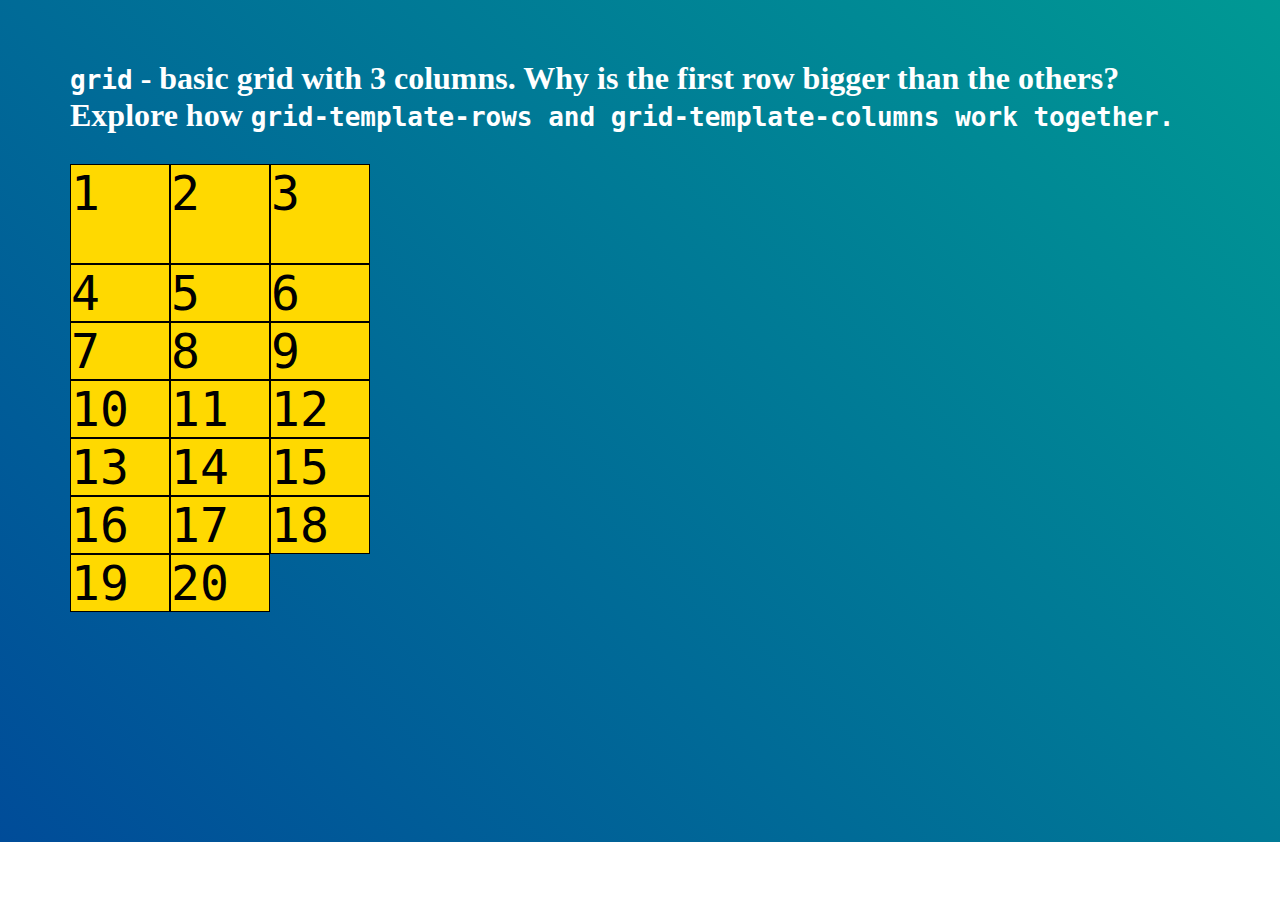
<file: Lesson 05/02_css-gridbasic-grid/index.html>
<!DOCTYPE html>
<html lang="en" >
<head>
  <meta charset="UTF-8">
  <title>CodePen - CSS Grid - Basic Grid</title>
  <link rel="stylesheet" href="./style.css">

</head>
<body>
  <header class="intro">
    <h1><code>grid</code> - basic grid with 3 columns. Why is the first row bigger than the others? Explore how <code>grid-template-rows</span> and <code>grid-template-columns</span> work together.</h1>
  </header>

  <section class="base-container grid01">
    <div class="base-child">1</div>
    <div class="base-child">2</div>
    <div class="base-child">3</div>
    <div class="base-child">4</div>
    <div class="base-child">5</div>
    <div class="base-child">6</div>
    <div class="base-child">7</div>
    <div class="base-child">8</div>
    <div class="base-child">9</div>
    <div class="base-child">10</div>
    <div class="base-child">11</div>
    <div class="base-child">12</div>
    <div class="base-child">13</div>
    <div class="base-child">14</div>
    <div class="base-child">15</div>
    <div class="base-child">16</div>
    <div class="base-child">17</div>
    <div class="base-child">18</div>
    <div class="base-child">19</div>
    <div class="base-child">20</div>
  </section>
</body>

</html>
</file>
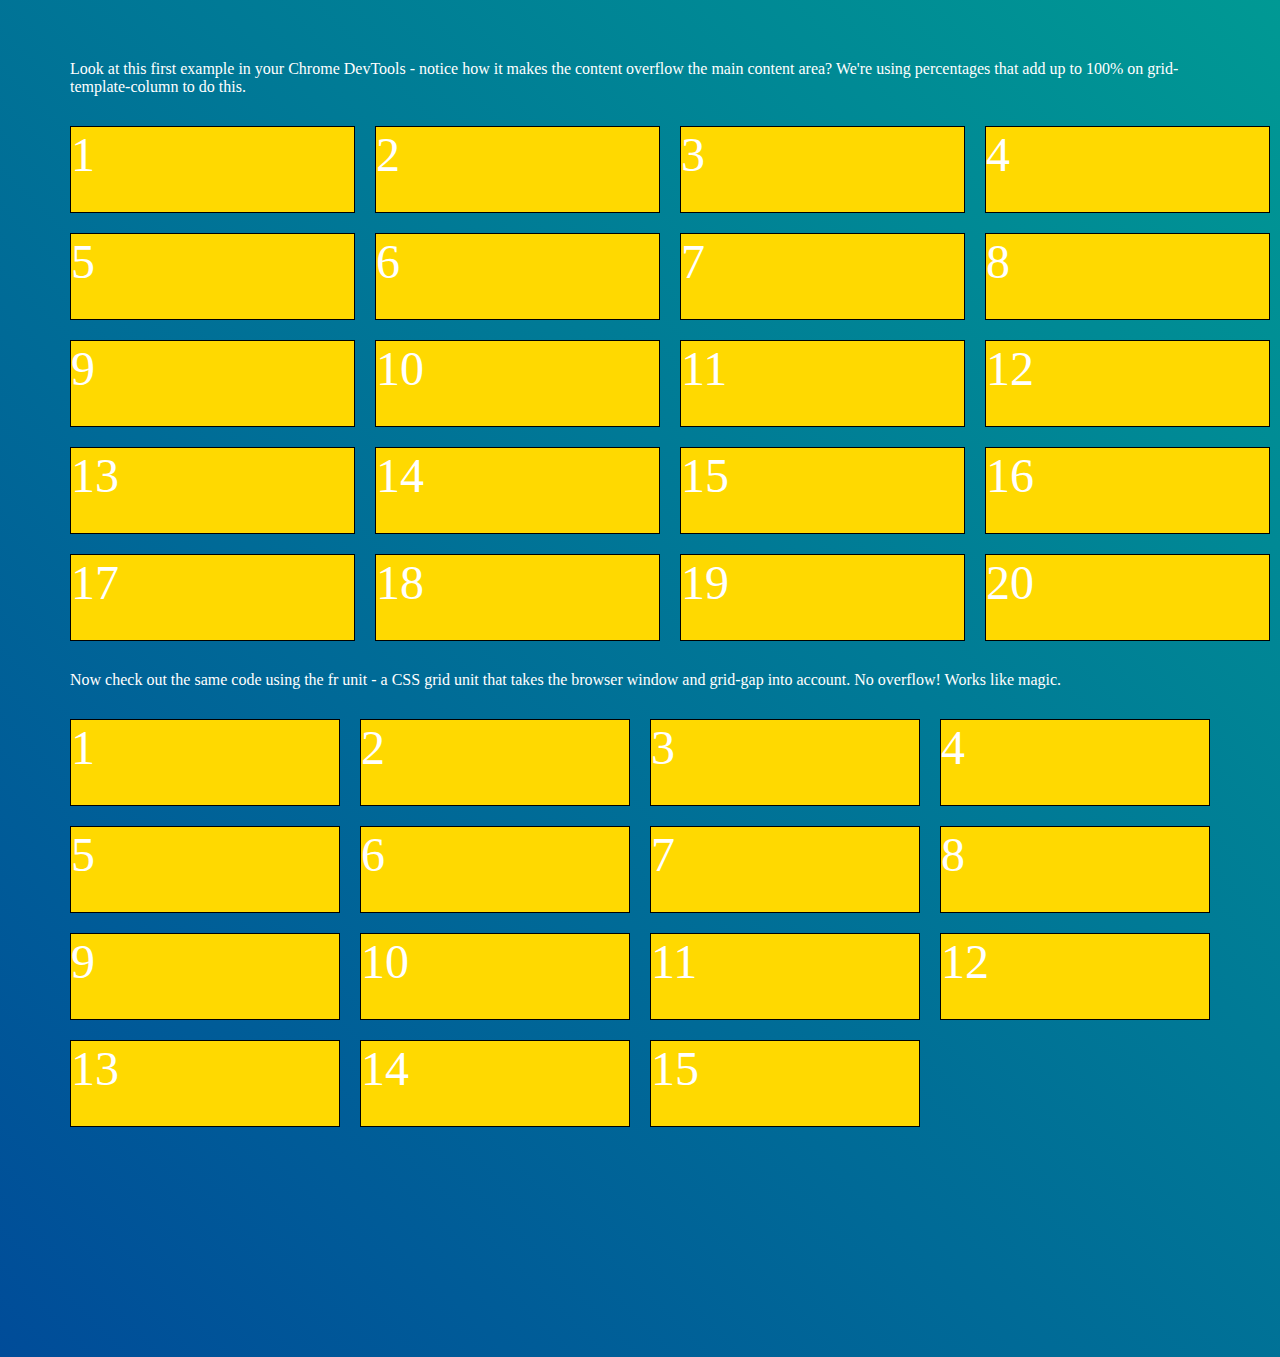
<file: Lesson 05/02a_css-gridfr-unit/index.html>
<!DOCTYPE html>
<html lang="en" >
<head>
  <meta charset="UTF-8">
  <title>CodePen - CSS Grid - fr Unit</title>
  <link rel="stylesheet" href="./style.css">

</head>
<body>
<!-- partial:index.partial.html -->
<body>
  <header class="intro">
    <p class="heading">Look at this first example in your Chrome DevTools - notice how it makes the content overflow the main content area? We're using percentages that add up to 100% on <span class="code">grid-template-column</span> to do this.</p>
  </header>

  <section class="base-container grid05-a">
    <div class="base-child">1</div>
    <div class="base-child">2</div>
    <div class="base-child">3</div>
    <div class="base-child">4</div>
    <div class="base-child">5</div>
    <div class="base-child">6</div>
    <div class="base-child">7</div>
    <div class="base-child">8</div>
    <div class="base-child">9</div>
    <div class="base-child">10</div>
    <div class="base-child">11</div>
    <div class="base-child">12</div>
    <div class="base-child">13</div>
    <div class="base-child">14</div>
    <div class="base-child">15</div>
    <div class="base-child">16</div>
    <div class="base-child">17</div>
    <div class="base-child">18</div>
    <div class="base-child">19</div>
    <div class="base-child">20</div>
  </section>

  <header class="intro">
    <p class="heading">Now check out the same code using the <span class="code">fr unit</span> - a CSS grid unit that takes the browser window and grid-gap into account. No overflow! Works like magic.</p>
  </header>

  <section class="base-container grid05-b">
    <div class="base-child">1</div>
    <div class="base-child">2</div>
    <div class="base-child">3</div>
    <div class="base-child">4</div>
    <div class="base-child">5</div>
    <div class="base-child">6</div>
    <div class="base-child">7</div>
    <div class="base-child">8</div>
    <div class="base-child">9</div>
    <div class="base-child">10</div>
    <div class="base-child">11</div>
    <div class="base-child">12</div>
    <div class="base-child">13</div>
    <div class="base-child">14</div>
    <div class="base-child">15</div>
  </section>

</body>
<!-- partial -->
  
</body>
</html>
</file>
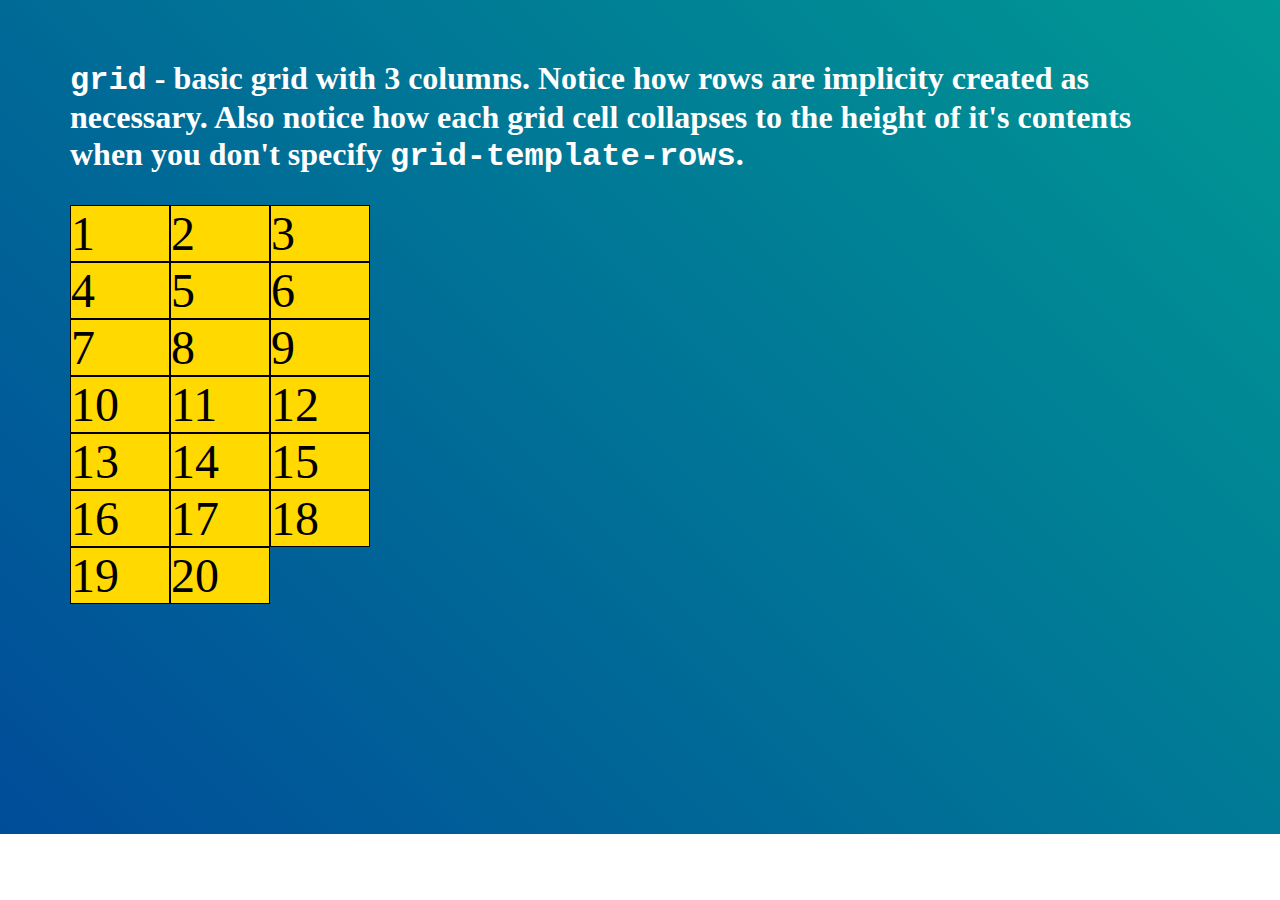
<file: Lesson 05/03_css-gridimplicit/index.html>
<!DOCTYPE html>
<html lang="en" >
<head>
  <meta charset="UTF-8">
  <title>CodePen - CSS Grid - Implicit Grid</title>
  <link rel="stylesheet" href="./style.css">

</head>

<body>
  <header class="intro">
    <h1><code class="code">grid</code> - basic grid with 3 columns. Notice how rows are implicity created as necessary. Also notice how each grid cell collapses to the height of it's contents when you don't specify <span class="code">grid-template-rows</span>.</h1>
  </header>

  <section class="base-container grid01">
    <div class="base-child">1</div>
    <div class="base-child">2</div>
    <div class="base-child">3</div>
    <div class="base-child">4</div>
    <div class="base-child">5</div>
    <div class="base-child">6</div>
    <div class="base-child">7</div>
    <div class="base-child">8</div>
    <div class="base-child">9</div>
    <div class="base-child">10</div>
    <div class="base-child">11</div>
    <div class="base-child">12</div>
    <div class="base-child">13</div>
    <div class="base-child">14</div>
    <div class="base-child">15</div>
    <div class="base-child">16</div>
    <div class="base-child">17</div>
    <div class="base-child">18</div>
    <div class="base-child">19</div>
    <div class="base-child">20</div>
  </section>
</body>
<!-- partial -->
  
</body>
</html>
</file>
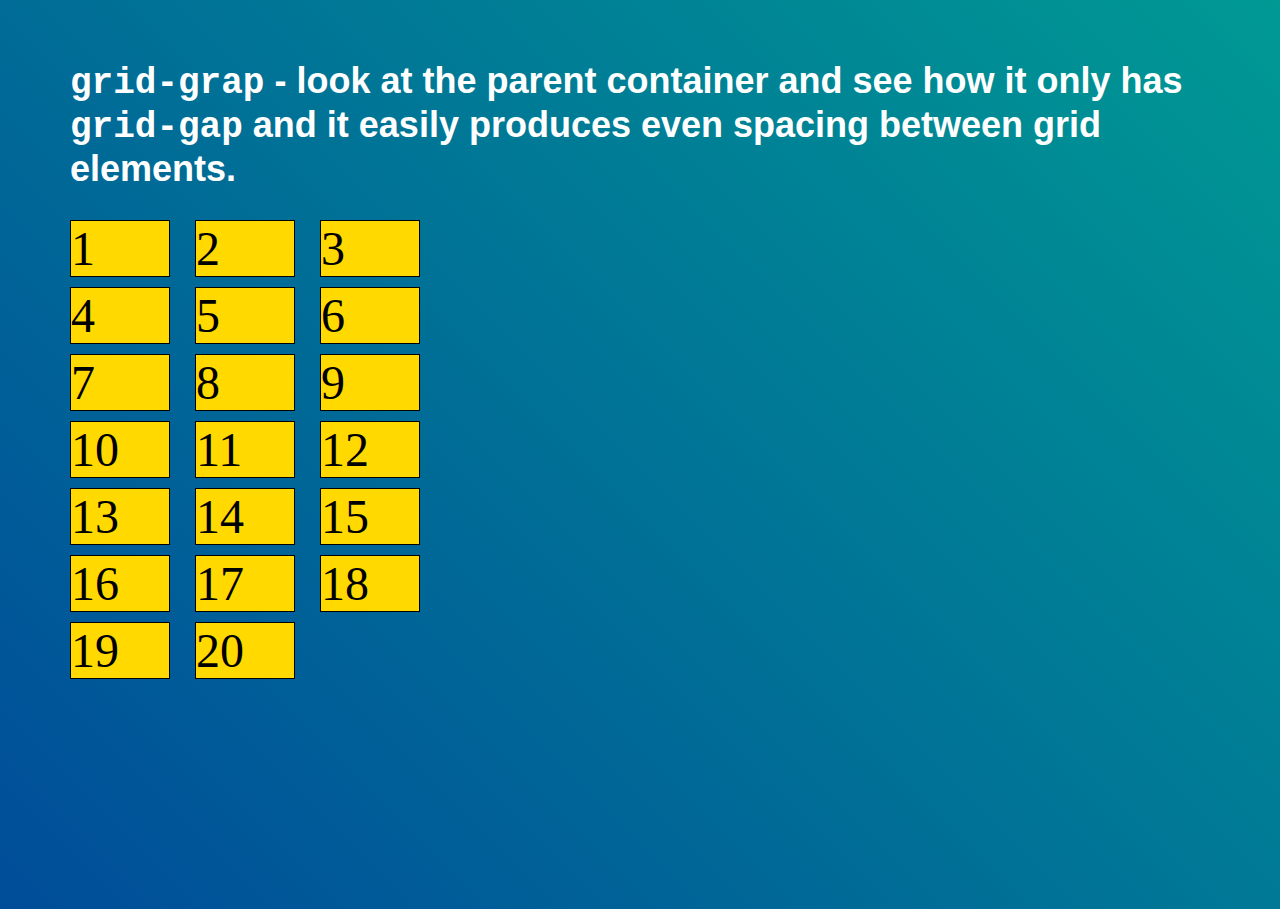
<file: Lesson 05/04_css-gridgap/index.html>
<!DOCTYPE html>
<html lang="en" >
<head>
  <meta charset="UTF-8">
  <title>CodePen - CSS Grid - Grid Gap</title>
  <link rel="stylesheet" href="./style.css">

</head>

<body>
  <header class="intro">
    <h1><code >grid-grap</code> - look at the parent container and see how it only has <code>grid-gap</code> and it easily produces even spacing between grid elements.</h1>
  </header>

  <section class="base-container grid01">
    <div class="base-child">1</div>
    <div class="base-child">2</div>
    <div class="base-child">3</div>
    <div class="base-child">4</div>
    <div class="base-child">5</div>
    <div class="base-child">6</div>
    <div class="base-child">7</div>
    <div class="base-child">8</div>
    <div class="base-child">9</div>
    <div class="base-child">10</div>
    <div class="base-child">11</div>
    <div class="base-child">12</div>
    <div class="base-child">13</div>
    <div class="base-child">14</div>
    <div class="base-child">15</div>
    <div class="base-child">16</div>
    <div class="base-child">17</div>
    <div class="base-child">18</div>
    <div class="base-child">19</div>
    <div class="base-child">20</div>
  </section>
</body>
<!-- partial -->
  
</body>
</html>
</file>
<file: Homework 01/solution/css/style.css>
body {
  color: #05080C;
  font-family: sans-serif;
  font-size: 18px;
  line-height: 1.5;
  margin: 0;
  background: #F6F6F6;
}

p {
  font-family: Georgia,Times,"Times New Roman",serif;
}

header {
  border-top: 5px solid #222222;
  padding: 0 100px;
}

article {
  border-bottom: 5px solid #222222;
  padding: 0 100px;
}

article img {
  float: right;
  margin-left: 20px;
}

th {
  background: #222;
  color: white;
  padding: 10px;
}

td {
  background: #eee;
  padding: 10px;
}
</file>
<file: Homework 02/solution_code/css/style.css>
/* ################################################## */
/* ########### Global classes / overrides ########### */
/* ################################################## */
html, body {
  height: 100%;
  font-family: 'Lato', sans-serif;
}

h1, h2, h3, h4, h5, h6, p {
  margin: 0;
}

p {
  font-size: 18px;
  line-height: 1.5;
  padding: 15px 0;
}


/* Why is this display: block; not redundant? */
.cta {
  border-radius: 5px;
  color: #000;
  display: block;
  font-size: 24px;
  padding: 10px 30px;
  text-align: center;
  text-decoration: none;
  text-transform: uppercase;
  font-family: 'Oswald', sans-serif;
}

/* ############################## */
/* ########### Header ########### */
/* ############################## */
.site_header {
  background-color: #000;
  border-bottom: 5px solid #f2ff00;
  padding: 10px 30px;
  display: flex;
  align-items: center;
  justify-content: space-between;
}

.site_header h1 {
  font-size: 32px;
/*   padding: 15px 05px 0; */
  text-transform: capitalize;
  font-family: 'Merriweather', serif;
}

.site_header h1,
.site_header h1 a,
.site_header h1 a:visited {
  color: #f2ff00;
  text-decoration:none;
}


.main-nav ul {
  list-style: none;
  display: flex;
  justify-content: flex-end;
  font-size: 20px;
  padding: 15px 0;
  font-family: 'Lato', sans-serif;
  margin:0;
}

/* How come there is no float here? */
.main-nav li {

  padding-left: 15px;
}

.main-nav li,
.main-nav li a,
.main-nav li a:visited {
  color: #fff;
  text-decoration:none;
}

.main-nav li a:hover {
  color: #f2ff00;
}


.main-nav-item-featured {
  text-transform: uppercase;
  font-family: 'Oswald', sans-serif;
}

/* ###################################### */
/* ########### Second section ########### */
/* ###################################### */

/* You don't need any layout here ;) Why? 
 * Because it's just a block, going full width... */
.secondary-text {
  background-color: #adadad;
  font-weight: bold;
  font-style: italic;
  text-align: center;
  font-family: 'Lato', sans-serif;
}

.secondary-text p {
  font-size: 28px;
  margin: 0;
}

.strikeout {
  text-decoration: line-through;
}

.underline {
  border-bottom: 3px solid #f2ff00;
}

/* #################################### */
/* ########### Hero section ########### */
/* #################################### */

/* What's going on with the background-size? How is it working? */

.standout-area {
  background: url('https://s3-us-west-2.amazonaws.com/s.cdpn.io/2522641/coworking.jpg') center center no-repeat;
  background-size: cover;
  display: flex;
  min-height: 60%;
  justify-content: flex-end;
  align-items: center;
  font-family: 'Lato', sans-serif;
}
.hero-area h2 {
  font-weight: bold;
}

/* Why did I put margin and padding on this element? */
.inset-div {
  background-color: rgba(255,255,255,0.9);
  margin: 25px 25px 25px 0;
  padding: 25px;
  width: 380px;
  height: 230px;
  padding: 4%;
  box-shadow: 0 0 5px rgba(0,0,0,.75);
}

.main-profile-tag {
  background-color: #f2ff00;
  border-bottom: 2px solid #ffd900;
}

.featured-block {

}

.featured-block h1 {
  font-family: 'Merriweather', serif;
  font-size: 24px;

}

.featured-block .cta {
  background-color: #adadad;
  border-bottom: 2px solid #878787;
}

/* ########################################## */
/* ########### Three-wide section ########### */
/* ########################################## */

/* Notice there is no align-items here - why? */
/* The items are default align-items: flex-start (top), so we don't need it */
.three-wide {
  display: flex;
  justify-content: center;
}

.third-container {
  border-right: 1px solid lightgray;
  margin: 10px 0;
  padding: 2%;
}


.third-container:last-child {
  border-right: none;
}



/* ############################## */
/* ########### Footer ########### */
/* ############################## */
.site-footer {
  background-color: #000;
  color: #fff;
  padding: 15px 25px;
  

}
</file>
<file: Homework 02/starter_code/style.css>
/* ################################################## */
/* ########### Global classes / overrides ########### */
/* ################################################## */
h1, h2, h3, h4, h5, h6, p {
  margin: 0;
}

p {
  font-size: 18px;
  line-height: 1.5;
  padding: 15px 0;
}

/* Fonts, classes are so I can reuse the styles on a variety of elements */
.merriweather { font-family: 'Merriweather', serif; }
      .oswald { font-family: 'Oswald', sans-serif; }
        .lato { font-family: 'Lato', sans-serif; }

/* Colors */
/* Dark yellow: #f2ff00 */
/* Lighter yellow: #ffd900 */
/* Light gray: #adadad */
/* Medium gray: #878787 */

/* Background Image */
/* https://s3-us-west-2.amazonaws.com/s.cdpn.io/2522641/coworking.jpg */

.cta{
  border-radius:  5px;
  color: black;

}

.site_header{

  background-color: #000;
border-bottom: 5px solid #f2ff00;
padding: 10px 30px;
display: flex;
align-items: center;
justify-content: space-between;
}

.site_header h1{

  font-size: 32px;
  text-transform: capitalize;
  font-family: sans-serif;
  display: flex;
 justify-content: center;
 
}
.site_header h1,
.site_header h1 a, 
.site_header h1 a:visited {

  color: #f2ff00; 
  text-decoration: none;
}



.main-nav ul{

  list-style: none;
  display: flex;
  justify-content: flex-end;
  font-size: 20px;
  padding: 15px 0;
  font-family: sans-serif;
  margin: 0%;
}

.main-nav li {

  padding-left: 15px;
}

.main-nav li,
.main-nav li a, 
.main-nav li a:visited {
color: #fff;
text-decoration: none;
}
.main-nav li a:hover{
  color: #f2ff00;

}

.main-nav-iten-featured {

  text-decoration: uppercase ;
  font-family:sans-serif ;
}

.standout_area {
  background: url('https://s3-us-west-2.amazonaws.com/s.cdpn.io/2522641/coworking.jpg') center center no-repeat;
  background-size: cover;
display: flex;
justify-content: flex-end;
align-items: center;
font-family: sans-serif;
min-height: 60%;
}
.standout_area h2{
  font-weight: bold;
}
.insert-div {

  background-color: white; 
  margin: 25px 25px 25px 0;
  padding: 25px;
  width: 380px;
  height: 230px;
  padding: 4%;
  box-shadow: 0 0 5px black;
}

.main-cta{
  background-color: #f2ff00;
  border-bottom: 2px solid #ffd900;
}

.featured-block h1{

  font-family: 'Merriweather', serif;
  font-size: 24px;
}

.featured-block .cta{

  background-color: #adadad;
  border-bottom: 2px solid #878787;
}



.three-column {
  display: flex;
  justify-content: center;
}

.third-container .featured-block {
  border-right: 1px solid lightgrey ;
  margin: 10px 0 ;
  padding: 2%;

}


.third-container:last-child {

  border-right: none;
}

.site-footer {

  background-color: #000;
  color: #fff;
  padding: 15px 25px;
  display: flex;
}

.secondary-text{
  background-color: #adadad;
  font-weight: bold;
  font-style: italic;
  text-align: center;
  font-family:'lato', sans-serif ;
}

.secondary-text p{
  font-size: 28px;
  margin: 0;
}

.strikeout {
  text-decoration: line-through;
}

.underline {
  border-bottom: 3px solid#f2ff00 ;
}
</file>
<file: Homework 04/solution_code/style.css>
/*---
 * Elements
 --- */
body {
  height: 100%;
  margin: 0;
  padding: 0;
  font-family: 'Inconsolata', monospace;
  background-color: #111;
}

main {
  min-height: 100vh;
}

h1,
h2,
h3,
h4 {
  font-family: 'Play', sans-serif;
  color: #fff;
}

p {
  color: #fff;
}

a {
  color: #fff;
  text-decoration: none;
}
/*---
 * Animations
 --- */
@keyframes blink {
  0%,
  100% {
    opacity: 1;
  }

  50% {
    opacity: 0;
  }
}

@keyframes backAndForth {
  0% {
    transform: translateX(0);
  }

  25% {
    transform: translateX(-300%);
  }

  75% {
    transform: translateX(300%);
  }

  100% {
    transform: translateX(0);
  }
}


/*---
 * Base
 --- */
.outer-container {
  width: 90%;
  max-width: 800px;
  margin: 0 auto;
}

/*---
 * Typography
 --- */
.title {
  text-transform: uppercase;
  font-size: 2rem;
}
.title--xl-large {
  display: block;
  position: relative;
  font-size: 6rem;
  letter-spacing: 10px;
}
.title--xl-large:before {
  content: "";
  position: absolute;
  left: 0;
  right: 0;
  top: 60%;
  height: 4px;
  transform: rotate(-10deg);
  background-color: #111;
}

/*---
 * Form
 --- */
.btn {
  padding: 1rem 1.5rem;
  text-transform: uppercase;
  letter-spacing: 2px;
  font-size: 1.25rem;
  animation: 2s linear infinite blink;
}

/*---
 * Modules
 --- */
.ball {
  display: block;
  position: absolute;
  top: 50%;
  left: 50%;
  height: 4rem;
  width: 4rem;
  border-radius: 50%;
  background-color: #fff;
  animation: 3s linear infinite backAndForth;
  cursor: pointer;
}

/*---
 * Partials
 --- */
.level-header {
  padding: 2rem 0;
}

.level-header .outer-container {
  display: flex;
  flex-direction: row;
  justify-content: space-between;
  align-items: center;
  flex-wrap: nowrap;
}

.level-header__title,
.level-header__score {
  /* width: 40%; */
}

.level-header h2,
.level-header h4 {
  display: inline;
}

.level-arena {
  position: absolute;
  top: 0;
  left: 0;
  height: 100vh;
  width: 100vw;
}

.level-winner {
  position: absolute;
  top: 50%;
  left: 50%;
  transform: translate(-50%, -50%);
  padding: 4rem;
  background-color: #111;
  text-align: center;
  z-index: 10;
  opacity: 0;
  pointer-events: none;
  transition: all 250ms ease;
}

.game-over .level-winner {
  opacity: 1;
  pointer-events: all;
}

.level-footer {
  position: absolute;
  left: 0;
  right: 0;
  bottom: 0;
  padding-bottom: 1rem;
}

.level-nav ul {
  padding: 0;
  margin: 0;
  text-align: center;
}

.level-nav li {
  display: inline-block;
  list-style-type: none;
}

.level-nav li:not(:last-of-type) {
  margin-right: 1rem;
}

.level-nav a {
  display: block;
  position: relative;
  text-transform: uppercase;
  letter-spacing: 2px;
  padding: 1rem;
  overflow: hidden;
  transition: all 400ms ease;
}

.level-nav a:after {
  content: "";
  position: absolute;
  top: 0;
  left: -50%;
  height: 200%;
  width: 200%;
  background-color: #fff;
  transition: all 400ms ease;
  transform: translateY(100%) rotate(0deg);
  z-index: -1;
}

.level-nav a:hover {
  color: #000;
}

.level-nav a:hover:after {
  transform: translateY(-25%) rotate(10deg);
}


/*---
 * Views
 --- */
.homepage main {
  display: flex;
  justify-content: center;
  align-items: center;
  text-align: center;
}

.level-two .ball:first-of-type {
  top: 35%;
  animation-delay: 1s;
}

.level-two .ball:last-of-type {
  top: 65%;
  animation-delay: 2s;
}

.level-three .ball:first-of-type {
  top: 35%;
  height: 1.5rem;
  width: 1.5rem;
  animation-delay: 1s;
}

.level-three .ball:last-of-type {
  top: 65%;
  height: 3rem;
  width: 3rem;
  animation-delay: 2s;
}
</file>
<file: Lesson 02/03_css_properties/style.css>
/* Font properties */
.sample-font-family {
  font-family: "Custom font name", Arial, sans-serif;
}

.sample-font-size {
  font-size: 30px;
}

.sample-font-style {
  font-style: italic;
}

.sample-font-weight {
  font-weight: bold;
}

/* This can be a value (where 1 is baseline) or a percentage (where 100% is baseline) */
.sample-line-height {
  line-height: 1.4;
}

.sample-font {
  font: italic bold 30px/1.4 Arial; /* shorthand property */
}

/* Text Properties */
.sample-text-align {
  text-align: center;
}

.sample-text-decoration {
  text-decoration: underline;
}

.sample-text-transform {
  text-transform: capitalize;
}

/* Colors */
.sample-01 {
  color: limegreen;
}

.sample-02 {
  color: #666;
}

.sample-03 {
  color: rgba(43,67,123,1);
}

.sample-04 {
  color: hsla(343, 100%, 40%, 1);
}

/* Backgrounds */
.sample-05 {
  background-color: #ffa3fa;
}

.sample-06 {
  background-color: #ffa3fa;
  background-image: url(https://s3-us-west-2.amazonaws.com/s.cdpn.io/2522641/unicorn-in-outer-space.jpg); /* Notice how I'm doing the path */
  color: #fff;
  height: 600px;
  width: 600px;
}

.sample-07 {
  background-color: #ffa3fa;
  background-image: url("https://s3-us-west-2.amazonaws.com/s.cdpn.io/2522641/unicorn-in-outer-space.jpg"); /* I can use quotes but I don't have to */
  background-repeat: repeat-y; /* how would be make it not repeat along both axes? */
  color: #fff;
  height: 600px;
  width: 600px;
}

.sample-08 {
  background-color: #ffa3fa;
  background-image: url(https://s3-us-west-2.amazonaws.com/s.cdpn.io/2522641/unicorn-in-outer-space.jpg);
  background-size: cover;
  background-repeat: no-repeat;
  color: #222;
  height: 300px;
  width: 300px;
}

.sample-09 {
  background: #ffa3fa bottom right no-repeat; /* shorthand property */
  color: #222;
  height: 600px;
  width: 600px;
}
</file>
<file: Lesson 04/01_flexbox_demo/style.css>
/*flex-direction: row | row-reverse | column | column-reverse;*/

.flex-container.row {
  -webkit-flex-direction: row;
  -ms-flex-direction: row;
  flex-direction: row;
}

.flex-container.row-reverse {
  -webkit-flex-direction: row-reverse;
  -ms-flex-direction: row-reverse;
  flex-direction: row-reverse;
}

.flex-container.column {
  -webkit-flex-direction: column;
  -ms-flex-direction: column;
  flex-direction: column;
}

.flex-container.column-reverse {
  -webkit-flex-direction: column;
  -ms-flex-direction: column;
  flex-direction: column-reverse;
}


/*flex-wrap: nowrap | wrap | wrap-reverse;*/

.flex-container.nowrap {
  -webkit-flex-wrap: nowrap;
  -ms-flex-wrap: nowrap;
  flex-wrap: nowrap;
}

.flex-container.wrap {
  -webkit-flex-wrap: wrap;
  -ms-flex-wrap: wrap;
  flex-wrap: wrap;
}

.flex-container.wrap-reverse {
  -webkit-flex-wrap: wrap-reverse;
  -ms-flex-wrap: wrap-reverse;
  flex-wrap: wrap-reverse;
}


/*align-items: flex-start | flex-end | center | baseline | stretch;*/

.flex-container.align-items-start {
  -webkit-align-items: flex-start;
  -ms-flex-align: start;
  align-items: flex-start;
}

.flex-container.align-items-end {
  -webkit-align-items: flex-end;
  -ms-flex-align: end;
  align-items: flex-end;
}

.flex-container.align-items-center {
  -webkit-align-items: center;
  -ms-flex-align: center;
  align-items: center;
}

.flex-container.align-items-baseline {
  webkit-align-items: baseline;
  -ms-flex-align: baseline;
  align-items: baseline;
}

.flex-container.align-items-stretch {
  webkit-align-items: stretch;
  -ms-flex-align: stretch;
  align-items: stretch;
}


/*justify-content: flex-start | flex-end | center | space-between | space-around;*/

.flex-container.justify-start {
  -webkit-justify-content: flex-start;
  -ms-flex-pack: start;
  justify-content: flex-start;
}

.flex-container.justify-end {
  -webkit-justify-content: flex-end;
  -ms-flex-pack: end;
  justify-content: flex-end;
}

.flex-container.justify-center {
  -webkit-justify-content: center;
  -ms-flex-pack: center;
  justify-content: center;
}

.flex-container.justify-space-between {
  -webkit-justify-content: space-between;
  -ms-flex-pack: justify;
  justify-content: space-between;
}

.flex-container.justify-space-around {
  -webkit-justify-content: space-around;
  -ms-flex-pack: justify;
  justify-content: space-around;
}


/*align-content: flex-start | flex-end | center | space-between | space-around | stretch;*/

.flex-container.align-content-start {
  -webkit-align-content: flex-start;
  -ms-flex-line-pack: start;
  align-content: flex-start;
}

.flex-container.align-content-end {
  -webkit-align-content: flex-end;
  -ms-flex-line-pack: end;
  align-content: flex-end;
}

.flex-container.align-content-center {
  -webkit-align-content: center;
  -ms-flex-line-pack: center;
  align-content: center;
}

.flex-container.align-content-space-between {
  -webkit-align-content: space-between;
  -ms-flex-line-pack: justify;
  align-content: space-between;
}

.flex-container.align-content-space-around {
  -webkit-align-content: space-around;
  -ms-flex-line-pack: justify;
  /*distribute;*/
  align-content: space-around;
}

.flex-container.align-content-stretch {
  -webkit-align-content: stretch;
  -ms-flex-line-pack: stretch;
  align-content: stretch;
}


/*align-self: auto | flex-start | flex-end | center | baseline | stretch;*/

.item.align-self-auto {
  -webkit-align-self: auto;
  -ms-flex-item-align: auto;
  align-self: auto;
}

.item.align-self-start {
  -webkit-align-self: flex-start;
  -ms-flex-item-align: start;
  align-self: flex-start;
}

.item.align-self-end {
  -webkit-align-self: flex-end;
  -ms-flex-item-align: end;
  align-self: flex-end;
}

.item.align-self-center {
  -webkit-align-self: center;
  -ms-flex-item-align: center;
  align-self: center;
}

.item.align-self-baseline {
  -webkit-align-self: baseline;
  -ms-flex-item-align: baseline;
  align-self: baseline;
}

.item.align-self-stretch {
  -webkit-align-self: stretch;
  -ms-flex-item-align: stretch;
  align-self: stretch;
}

.item.flex-grow1 {
  flex-grow: 1;
}

.item.flex-grow2 {
  flex-grow: 2;
}

.item.flex-grow3 {
  flex-grow: 3;
}

.item.flex-grow4 {
  flex-grow: 4;
}
html,body{ width:100%; min-height:100%; margin:0; padding:0; color:#ddd; font-size:14px; font-family:Verdana, Geneva, sans-serif;background-color:#333;}
*{
	box-sizing : border-box; 
	-webkit-font-smoothing: antialiased;
	-moz-osx-font-smoothing: grayscale; 
}
.principal{ width:calc(50% - 40px); min-width:525px; margin:0 20px 20px 20px; float:left;}
.radio{ margin-bottom:20px;}
label{ line-height:200%;}
input[type=radio] { color:white; }
input[type=radio]:checked + label { color:orange; }
input[type=number]{ width:40px; margin-right:.5em;}
h1{ font-size:200%;margin:20px;}
h2{ font-size:180%;margin:0px;}
h4 a{ font-variant:small-caps; font-size:120%; color:#ddd; text-decoration:none;}
h4 small{font-variant: normal; font-size:80%; font-weight:normal; color:#57bcdb;}
table{ width:100%; margin-bottom:1em;}
table td{ width:50%; padding:3px;}
.principal:last-of-type h4 small{ color:#ff8080;}
.flex-container {
 border: 1px solid #555;
 display : -webkit-flex;
 display : -ms-flexbox;
 display : flex;
 padding:20px;
 width:100%; 
 }
.item{
	margin:0; 
    display : inherit;
	padding:10px; 
	width:100px; 
	height:100px;
	-webkit-align-items: center;
	-ms-flex-align:center;
	align-items: center;
	}
.item p{width:100%; text-align:center; color:#fff;}
#direction .item{flex-wrap:wrap;}
/*#wrap .item{ height:auto;}*/
#wrap{ width:400px;}
#align .item{height:auto; height:auto;flex-wrap:wrap;}	
#align{ height:300px;}
#justify{ margin:20px 0; padding:20px 0;}
#alignContent{flex-wrap:wrap; height:600px;}
#alignContent .item{ height:auto;} 
#FCI1{ height:300px;}
#FCI1 .item{ height:auto;}
#FCI3 .item{ width:25%;}
#FCI4 .item{ width:50%;}
#FCI5 .item{ width:20%;}
.nbsp{white-space: nowrap;}

@media only screen and (max-width:1100px){.principal{ width:calc(100% - 40px);}}
@media only screen and (max-width:580px) {
.item{ width:50px;height:50px;}
.principal{ width:calc(100% - 40px); min-width:initial;}
.flex-container{width:100%; min-width:initial;}	
#wrap{ width:200px;}
}
</file>
<file: Lesson 05/02_css-gridbasic-grid/style.css>
body {
  background-image: linear-gradient(45deg,  #004c99, #009994);
  background-repeat: no-repeat;
  color: white;
  margin: 0;
  padding: 35px 70px 200px 70px;
}

.code {
  font-family: courier;
}

.intro {
  margin-top: 25px;
}

.heading {
  color: rgba(255,255,255,1);
  font-family: sans-serif;
  font-size: 36px;
}

/*
##################################
######## Container Styles ########
##################################
*/
.base-container {
  display: grid;
  margin: 30px 0;
}

/* Simple grid-template-columns, grid-template-rows, see how they work - play with them */
.grid01 {
  grid-template-columns: 100px 100px 100px;
  grid-template-rows: 100px;
}

.base-child {
  background-color: #ffd900;
  border: 1px solid black;
  color: black;
  font-size: 48px;
}
</file>
<file: Lesson 05/02a_css-gridfr-unit/style.css>
body {
  background-image: linear-gradient(45deg,  #004c99, #009994);
  background-repeat: no-repeat;
  color: white;
  margin: 0;
  padding: 35px 70px 200px 70px;
}

/* offset page header height by height of the top header*/

h2 {
  padding-top: 80px;
}

div {
  padding-bottom: 30px;
}

code {
  font-family: courier;
}

.intro {
  margin-top: 25px;
}

.intro h1 {
  color: rgba(255,255,255,1);
  font-family: sans-serif;
  font-size: 36px;
}

/*
##################################
######## Container Styles ########
##################################
*/
.base-container {
  display: grid;
  margin: 30px 0;
}


/**
 * Exploring flex-direction and justify-content properties
 */

/* Defaults */

.grid01 {
  display: grid;
  grid-template-columns: 100px 100px;
  grid-gap: 25px 10px;
}

.grid02 {
  grid-template-columns: 150px auto 100px 200px;
}

/* grid-gap property gives us equal padding around each grid item */
.grid03-a {
  grid-template-columns: 150px auto 100px 200px;
  grid-gap: 20px;
}

/* 
  grid-gap property can also take two values
  in that case, first value is column padding, second value is row padding
*/
.grid03-b {
  grid-template-columns: 150px auto 100px 200px;
  grid-gap: 20px 80px;
}

/* Note how 4 columns + 5 rows = 20 children */
.grid04 {
  grid-template-columns: 150px auto 100px 200px;
  grid-template-rows: 100px 200px 300px 100px 500px;
  grid-gap: 20px;
}

/* 
  Notice how grid05-a and grid05-b are basically the same thing
  But...look at the output. The `fr` unit takes the grip-gap into account automatically.
  Nice!
*/
.grid05-a {
  grid-template-columns: 25% 25% 25% 25%;
  grid-gap: 20px;
}

.grid05-b {
  grid-template-columns: 1fr 1fr 1fr 1fr;
  grid-gap: 20px;
}

.grid06 {
  grid-template-columns: 1fr 1fr 1fr;
  grid-template-rows: 50% 50%;
  height: 200%;
}

/*
##############################
######## Child Styles ########
##############################
*/

.base-child {
  background-color: #ffd900;
  border: 1px solid black;
  color: white;
  font-size: 48px;
}

.base-child-red {
  background-color: red;
  border: 1px solid white;
  color: white;
  font-size: 48px;
  height: 100px;
}

.base-child-stretch {
  background-color: orange;
  border: 1px solid white;
  color: white;
  font-size: 48px;
}

.child01 { height: 300px; width: 100px; }
.child02 { height: 100px; width: 100px; }
.child03 { height: 200px; width: 100px; }
.child04 { height: 500px; width: 100px; }
.child05 { height: 400px; width: 100px; }

/* To better demo align-items*/
.child10 {
  padding-top: 80px;
  padding-bottom: 60px;
  width: 100px;
}

.child11 {
  padding-top: 30px;
  padding-bottom: 50px;
  width: 100px;
}

.child12 {
  padding-top: 90px;
  padding-bottom: 10px;
  width: 100px;
}

.child13 {
  padding-top: 50px;
  padding-bottom: 40px;
  width: 100px;
}

.child14 {
  padding-top: 80px;
  padding-bottom: 30px;
  width: 100px;
}

/* ORDER */
.child20 {
  order: 4;
  width: 100px;
}

.child21 {
  order: 2;
  width: 100px;
}

.child22 {
  order: 1;
  width: 100px;
}

.child23 {
  order: 5;
  width: 100px;
}

.child24 {
  order: 3;
  width: 100px;
}

/* FLEX-GROW */
.child30 {
  flex-grow: 4;
}

.child31 {
  flex-grow: 2;
}

.child32 {
  flex-grow: 1;
}

.child33 {
  flex-grow: 5;
}

.child34 {
  flex-grow: 3;
}

/* FLEX-SHRINK */
.child40 {
  flex-shrink: 4;
  width: 300px;
}

.child41 {
  flex-shrink: 2;
  width: 300px;
}

.child42 {
  flex-shrink: 1;
  width: 300px;
}

.child43 {
  flex-shrink: 5;
  width: 300px;
}

.child44 {
  flex-shrink: 3;
  width: 300px;
}

/* align-item */
.child50 {
  align-self: flex-end;
}
</file>
<file: Lesson 05/03_css-gridimplicit/style.css>
body {
  background-image: linear-gradient(45deg,  #004c99, #009994);
  background-repeat: no-repeat;
  color: white;
  margin: 0;
  padding: 35px 70px 200px 70px;
}

.code {
  font-family: courier;
}

.intro {
  margin-top: 25px;
}

.heading {
  color: rgba(255,255,255,1);
  font-family: sans-serif;
  font-size: 36px;
}

/*
##################################
######## Container Styles ########
##################################
*/
.base-container {
  display: grid;
  margin: 30px 0;
}

/* Simple grid-template-columns, grid-template-rows, see how they work - play with them */
.grid01 {
  grid-template-columns: 100px 100px 100px;
}

.base-child {
  background-color: #ffd900;
  border: 1px solid black;
  color: black;
  font-size: 48px;
}
</file>
<file: Lesson 05/04_css-gridgap/style.css>
body {
  background-image: linear-gradient(45deg,  #004c99, #009994);
  background-repeat: no-repeat;
  color: white;
  margin: 0;
  padding: 35px 70px 200px 70px;
}

code {
  font-family: courier;
}

.intro {
  margin-top: 25px;
}

.intro h1 {
  color: rgba(255,255,255,1);
  font-family: sans-serif;
  font-size: 36px;
}

/*
##################################
######## Container Styles ########
##################################
*/
.base-container {
  display: grid;
  margin: 30px 0;
}

/* Check out grid-gap, 1st value is row spacing, 2nd value is column spacing. Notice how there isn't any gird-template-rows, they get created implicitly by CSS Grid */
.grid01 {
  grid-template-columns: 100px 100px 100px;
  grid-gap: 10px 25px;
}

.base-child {
  background-color: #ffd900;
  border: 1px solid black;
  color: black;
  font-size: 48px;
}
</file>
